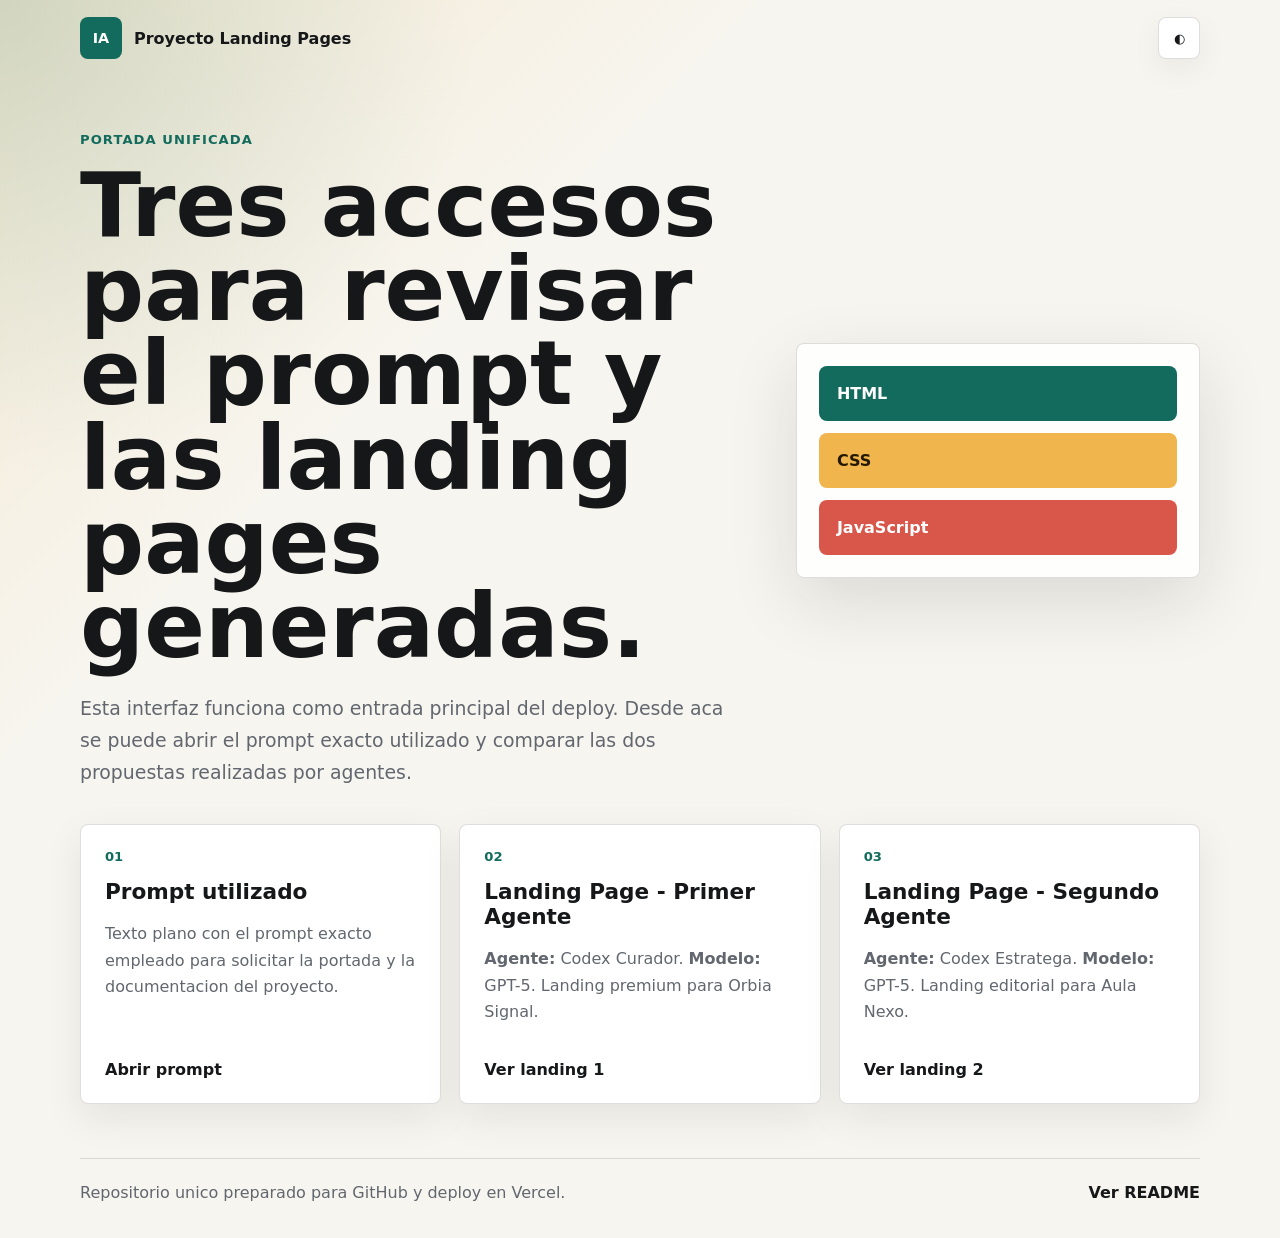
<file: index.html>
﻿<!doctype html>
<html lang="es">
<head>
  <meta charset="utf-8">
  <meta name="viewport" content="width=device-width, initial-scale=1">
  <meta name="description" content="Portada unificada del proyecto con acceso al prompt y a las dos landing pages generadas.">
  <title>Proyecto IA | Portada de accesos</title>
  <link rel="stylesheet" href="assets/styles.css">
</head>
<body>
  <header class="topbar">
    <a class="brand" href="index.html" aria-label="Volver al inicio">
      <span class="brand-icon" aria-hidden="true">IA</span>
      <span>Proyecto Landing Pages</span>
    </a>
    <button class="theme-toggle" type="button" aria-label="Cambiar tema" title="Cambiar tema"><span aria-hidden="true">◐</span></button>
  </header>

  <main>
    <section class="hero" aria-labelledby="titulo">
      <div class="hero-copy">
        <p class="eyebrow">Portada unificada</p>
        <h1 id="titulo">Tres accesos para revisar el prompt y las landing pages generadas.</h1>
        <p>Esta interfaz funciona como entrada principal del deploy. Desde aca se puede abrir el prompt exacto utilizado y comparar las dos propuestas realizadas por agentes.</p>
      </div>
      <div class="status-panel" aria-label="Resumen del proyecto">
        <span>HTML</span>
        <span>CSS</span>
        <span>JavaScript</span>
      </div>
    </section>

    <section class="access-grid" aria-label="Accesos directos">
      <a class="access-card" href="prompt.txt">
        <span class="card-number">01</span>
        <h2>Prompt utilizado</h2>
        <p>Texto plano con el prompt exacto empleado para solicitar la portada y la documentacion del proyecto.</p>
        <span class="card-action">Abrir prompt</span>
      </a>
      <a class="access-card" href="agente-1/index.html">
        <span class="card-number">02</span>
        <h2>Landing Page - Primer Agente</h2>
        <p><strong>Agente:</strong> Codex Curador. <strong>Modelo:</strong> GPT-5. Landing premium para Orbia Signal.</p>
        <span class="card-action">Ver landing 1</span>
      </a>
      <a class="access-card" href="agente-2/index.html">
        <span class="card-number">03</span>
        <h2>Landing Page - Segundo Agente</h2>
        <p><strong>Agente:</strong> Codex Estratega. <strong>Modelo:</strong> GPT-5. Landing editorial para Aula Nexo.</p>
        <span class="card-action">Ver landing 2</span>
      </a>
    </section>
  </main>

  <footer class="footer">
    <span>Repositorio unico preparado para GitHub y deploy en Vercel.</span>
    <a href="README.md">Ver README</a>
  </footer>

  <script src="assets/script.js"></script>
</body>
</html>
</file>
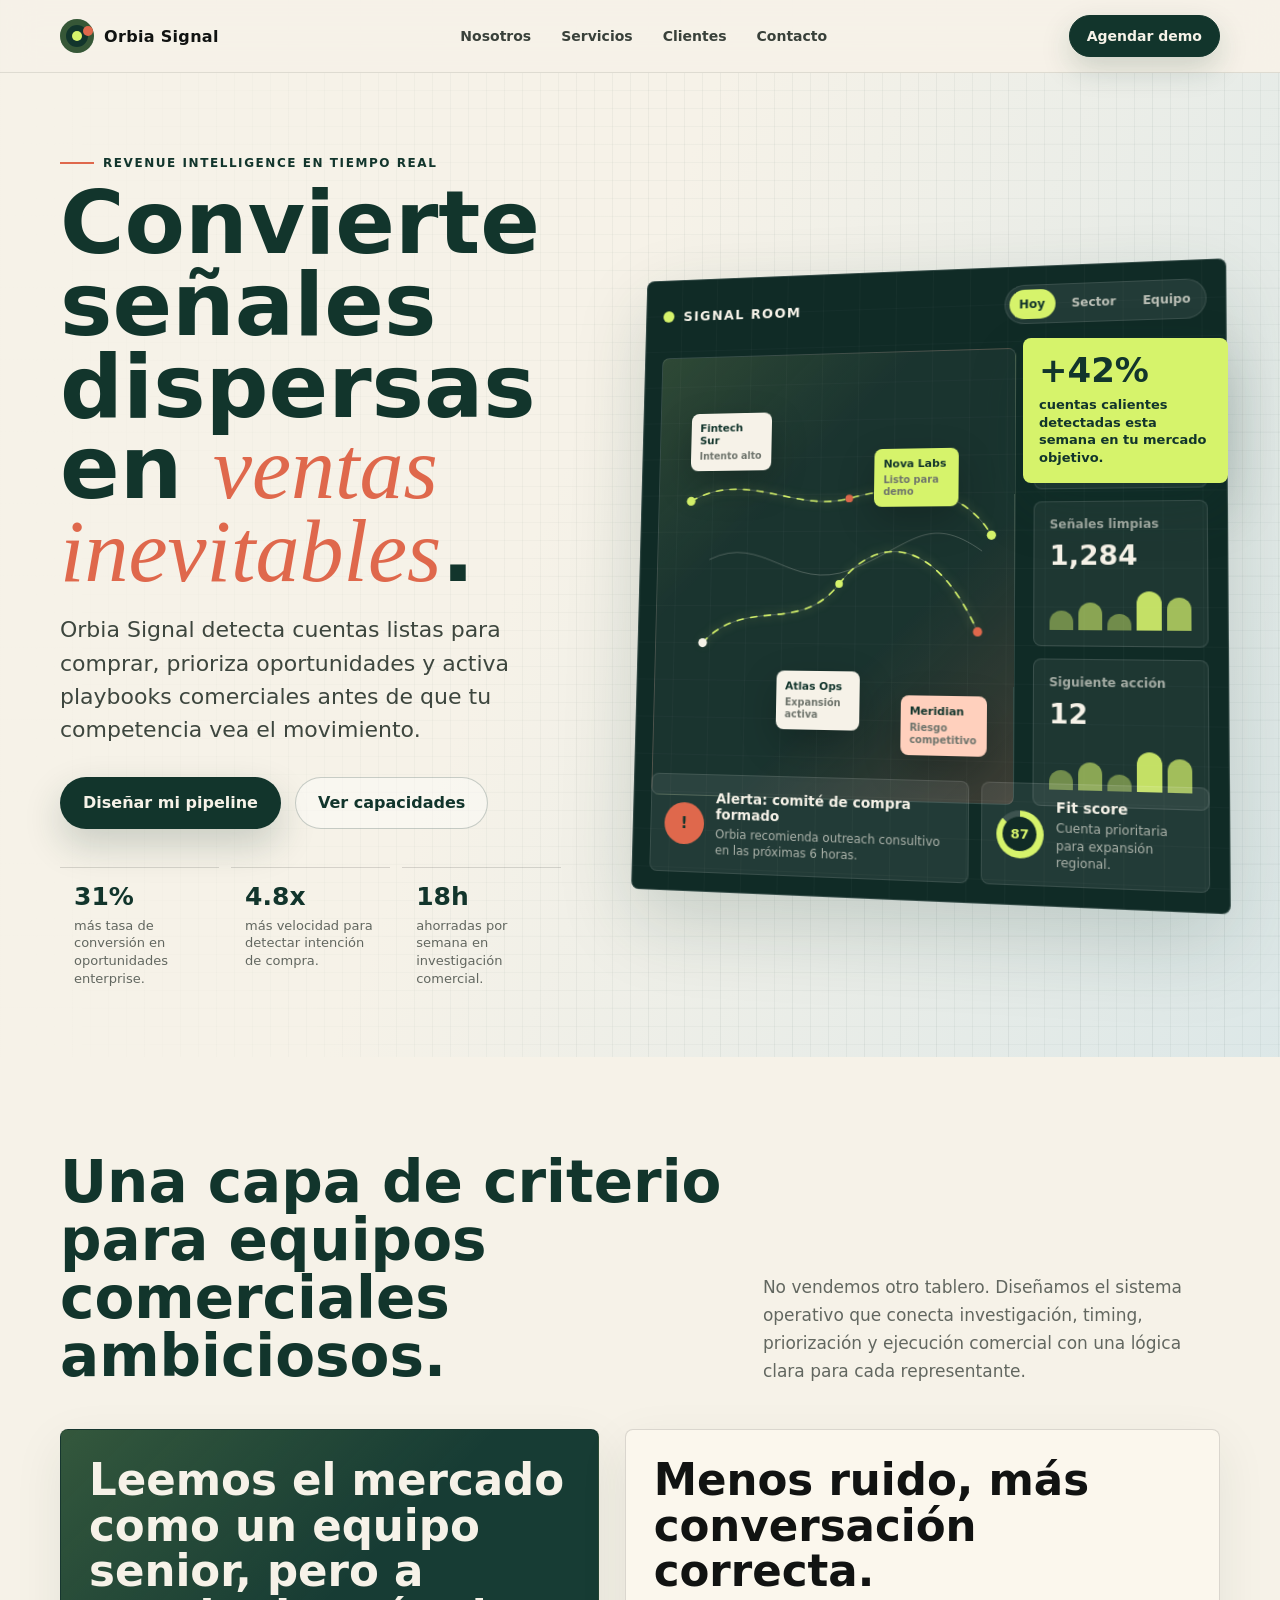
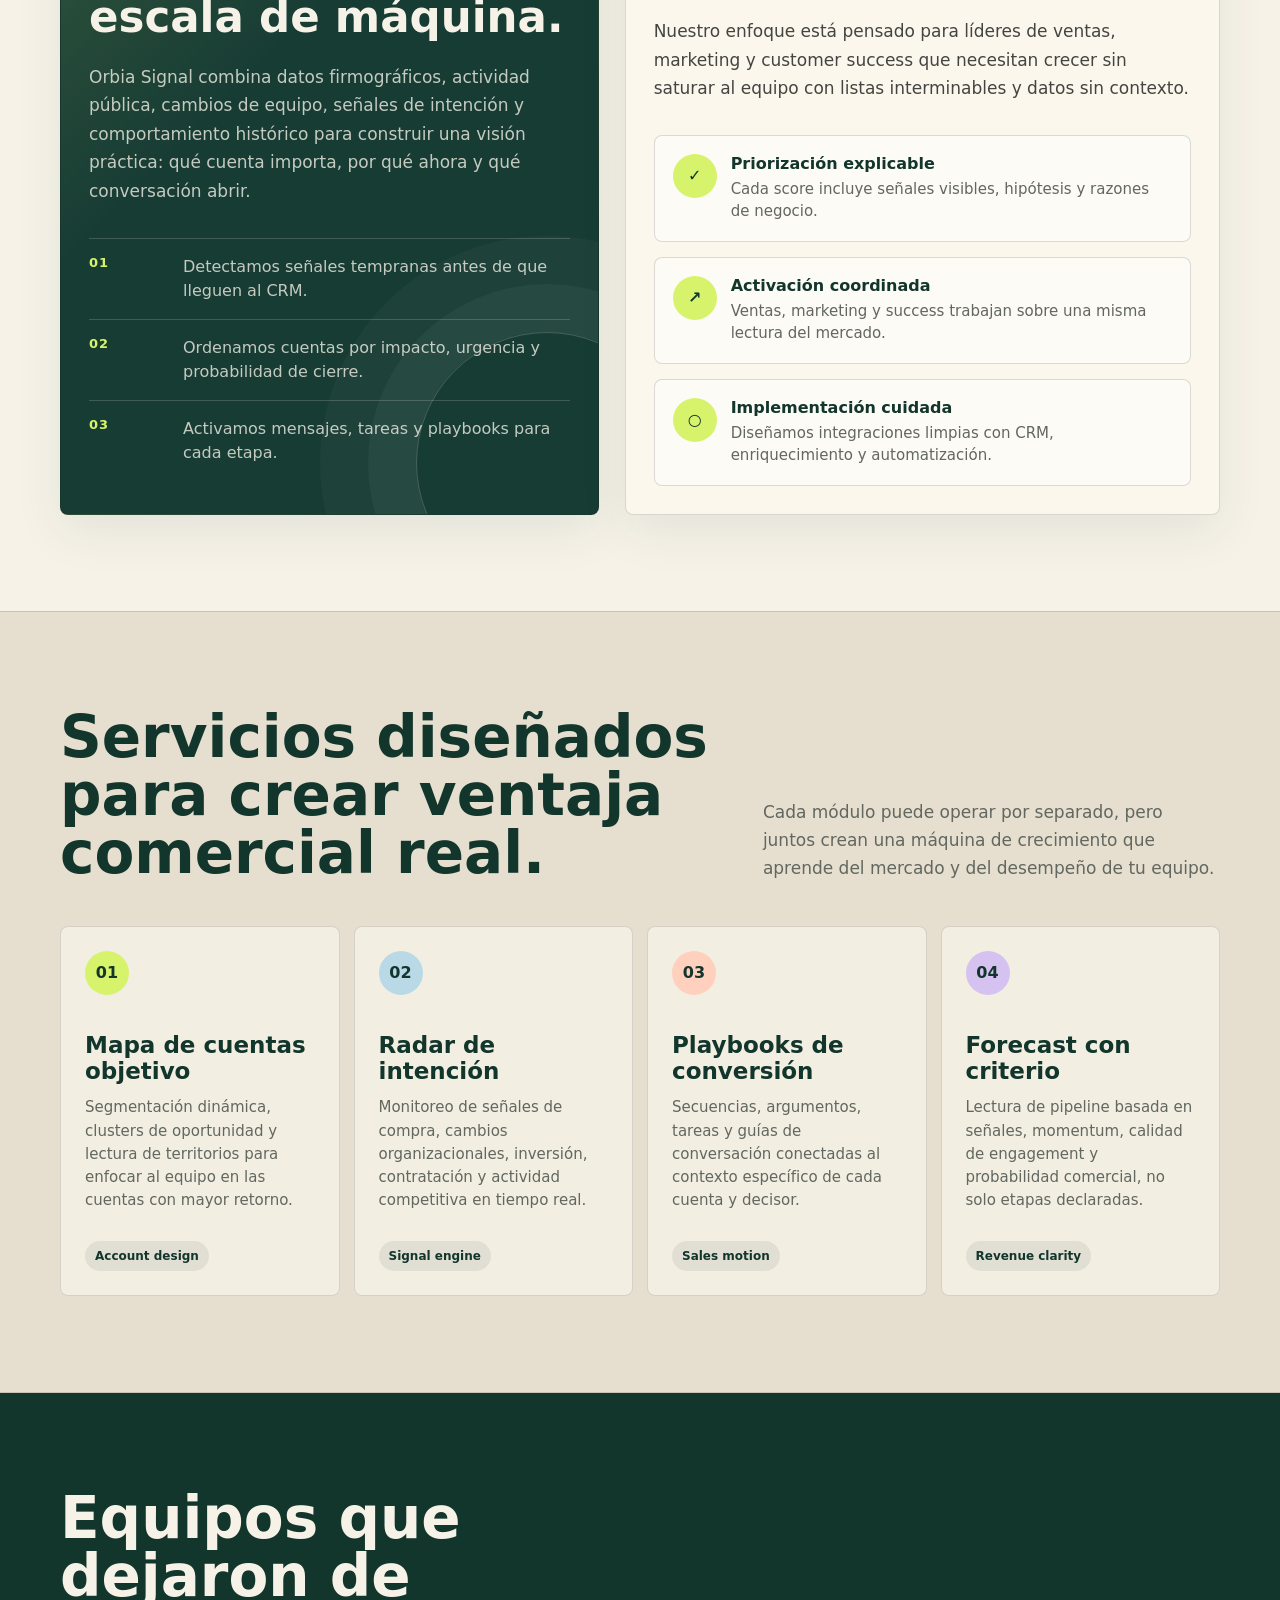
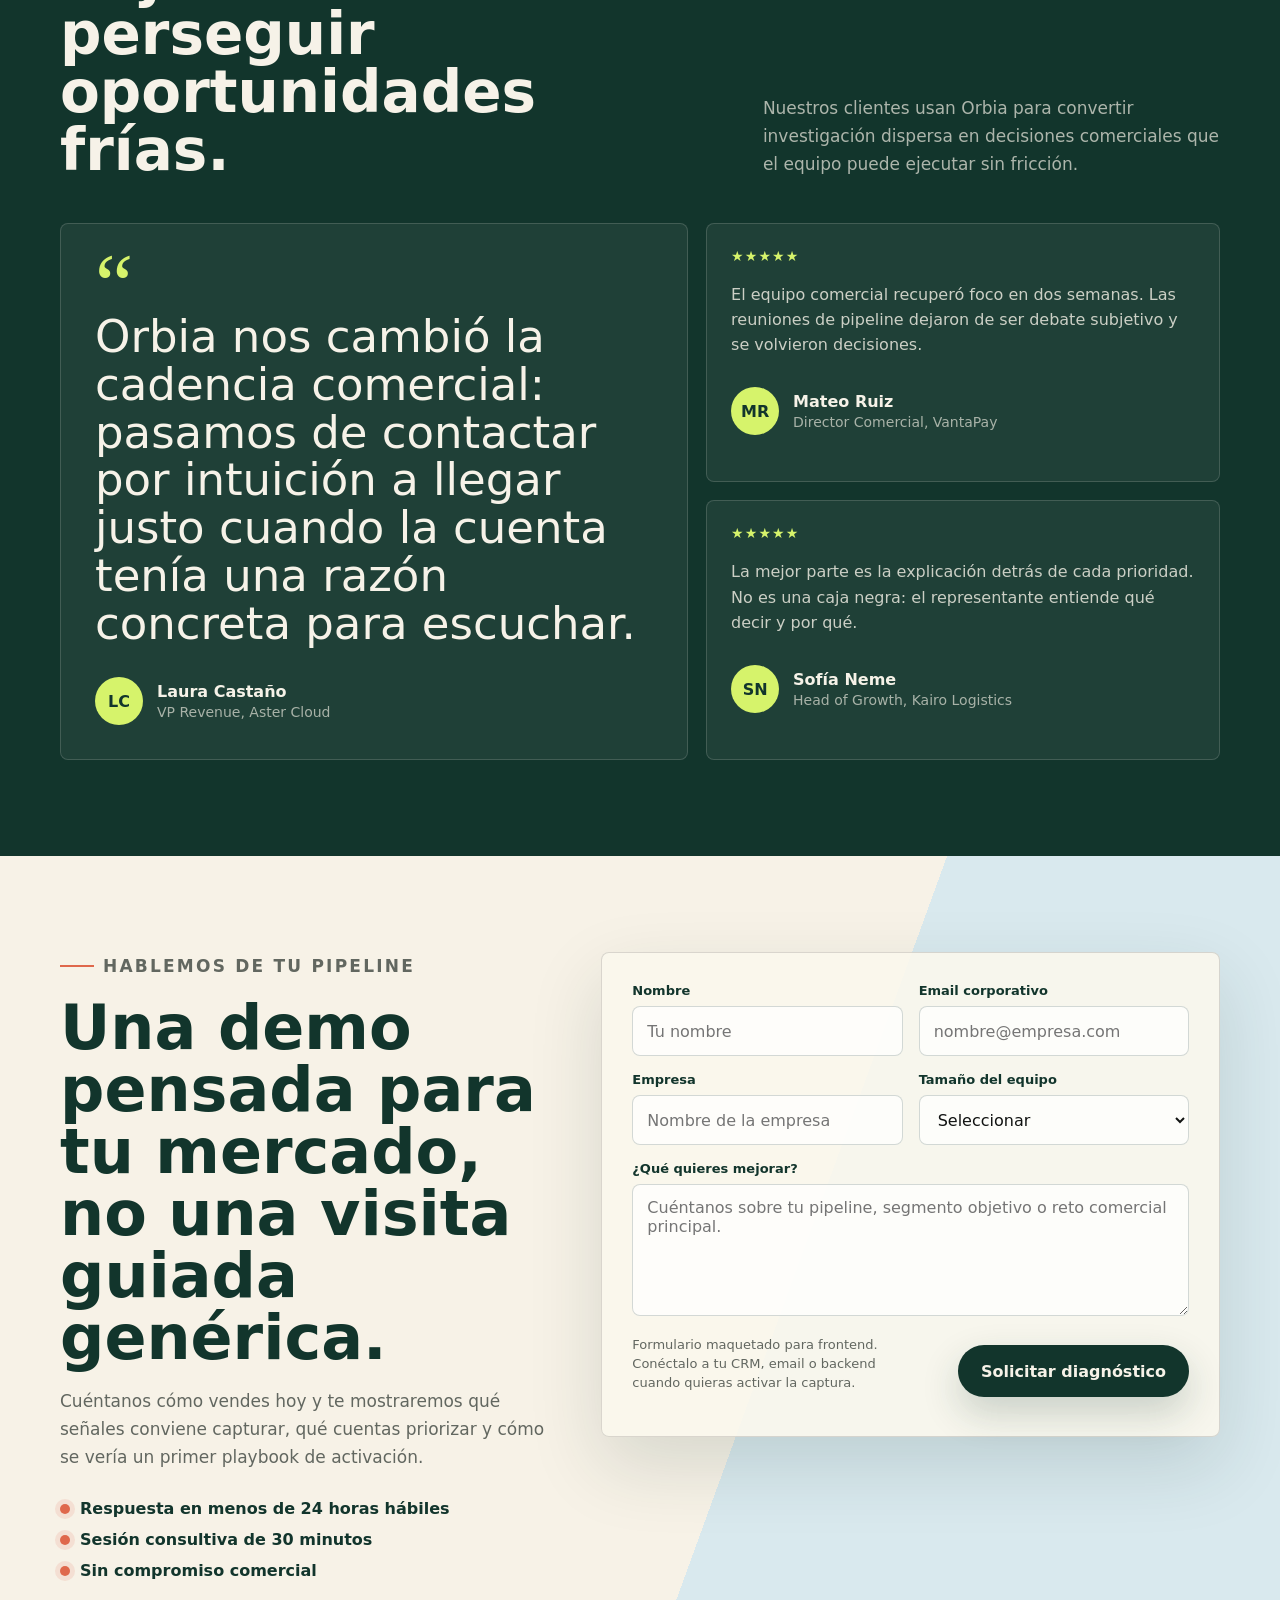
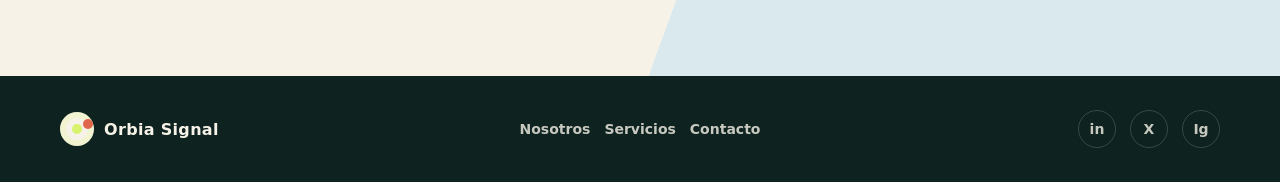
<file: agente-1/index.html>
<!doctype html>
<html lang="es">
<head>
  <meta charset="utf-8">
  <meta name="viewport" content="width=device-width, initial-scale=1">
  <meta name="description" content="Landing page premium para Orbia Signal, una plataforma de inteligencia comercial para equipos de revenue.">
  <title>Orbia Signal | Inteligencia comercial para equipos que venden mejor</title>
  <style>
    :root {
      --ink: #111312;
      --muted: #626760;
      --paper: #f6f2e8;
      --paper-2: #ede7d8;
      --forest: #12352c;
      --moss: #637a42;
      --acid: #d6f36b;
      --coral: #df684c;
      --clay: #b98255;
      --sky: #b9d9e7;
      --line: rgba(17, 19, 18, .14);
      --shadow: 0 28px 80px rgba(18, 53, 44, .18);
      --radius: 8px;
      --font: Inter, ui-sans-serif, system-ui, -apple-system, BlinkMacSystemFont, "Segoe UI", sans-serif;
      --serif: Georgia, "Times New Roman", serif;
    }

    * {
      box-sizing: border-box;
    }

    html {
      scroll-behavior: smooth;
    }

    body {
      margin: 0;
      color: var(--ink);
      font-family: var(--font);
      background:
        linear-gradient(90deg, rgba(17, 19, 18, .035) 1px, transparent 1px) 0 0 / 72px 72px,
        linear-gradient(0deg, rgba(17, 19, 18, .03) 1px, transparent 1px) 0 0 / 72px 72px,
        var(--paper);
      letter-spacing: 0;
    }

    body.menu-open {
      overflow: hidden;
    }

    a {
      color: inherit;
      text-decoration: none;
    }

    button,
    input,
    textarea,
    select {
      font: inherit;
    }

    .wrap {
      width: min(1160px, calc(100% - 40px));
      margin: 0 auto;
    }

    .header {
      position: sticky;
      top: 0;
      z-index: 20;
      border-bottom: 1px solid rgba(17, 19, 18, .1);
      background: rgba(246, 242, 232, .86);
      backdrop-filter: blur(18px);
    }

    .nav {
      height: 72px;
      display: flex;
      align-items: center;
      justify-content: space-between;
      gap: 22px;
    }

    .brand {
      display: inline-flex;
      align-items: center;
      gap: 10px;
      font-weight: 850;
      letter-spacing: .02em;
      white-space: nowrap;
    }

    .brand-mark {
      width: 34px;
      height: 34px;
      display: grid;
      place-items: center;
      color: var(--paper);
      background: var(--forest);
      border-radius: 50%;
      position: relative;
      box-shadow: inset 0 0 0 6px rgba(214, 243, 107, .18);
    }

    .brand-mark::after {
      content: "";
      width: 10px;
      height: 10px;
      background: var(--acid);
      border-radius: 50%;
      box-shadow: 11px -5px 0 var(--coral);
    }

    .nav-links {
      display: flex;
      align-items: center;
      justify-content: center;
      gap: 4px;
      color: #39403a;
      font-size: 14px;
      font-weight: 720;
    }

    .nav-links a {
      padding: 10px 13px;
      border-radius: 999px;
      transition: background .2s ease, color .2s ease;
    }

    .nav-links a:hover {
      color: var(--forest);
      background: rgba(18, 53, 44, .08);
    }

    .nav-cta {
      display: inline-flex;
      align-items: center;
      justify-content: center;
      min-height: 42px;
      padding: 0 17px;
      color: var(--paper);
      background: var(--forest);
      border: 1px solid var(--forest);
      border-radius: 999px;
      font-size: 14px;
      font-weight: 820;
      box-shadow: 0 12px 30px rgba(18, 53, 44, .18);
      transition: transform .2s ease, box-shadow .2s ease;
      white-space: nowrap;
    }

    .nav-cta:hover,
    .primary-cta:hover {
      transform: translateY(-2px);
      box-shadow: 0 18px 42px rgba(18, 53, 44, .24);
    }

    .menu-toggle {
      display: none;
      width: 42px;
      height: 42px;
      border: 1px solid var(--line);
      border-radius: 999px;
      background: rgba(255, 255, 255, .38);
      color: var(--forest);
      cursor: pointer;
    }

    .menu-toggle span {
      display: block;
      width: 17px;
      height: 2px;
      margin: 4px auto;
      background: currentColor;
      transition: transform .2s ease, opacity .2s ease;
    }

    .hero {
      position: relative;
      overflow: hidden;
      min-height: calc(100vh - 72px);
      display: grid;
      align-items: center;
      padding: 76px 0 54px;
      background:
        linear-gradient(112deg, rgba(246, 242, 232, .96) 0%, rgba(246, 242, 232, .92) 43%, rgba(185, 217, 231, .42) 100%);
    }

    .hero::before {
      content: "";
      position: absolute;
      inset: 0;
      pointer-events: none;
      background:
        linear-gradient(90deg, rgba(18, 53, 44, .11) 1px, transparent 1px) 0 0 / 18px 18px,
        linear-gradient(0deg, rgba(18, 53, 44, .08) 1px, transparent 1px) 0 0 / 18px 18px;
      mask-image: linear-gradient(90deg, transparent 0%, black 52%, black 100%);
      opacity: .42;
    }

    .hero-layout {
      position: relative;
      z-index: 1;
      display: grid;
      grid-template-columns: minmax(0, .9fr) minmax(520px, 1.1fr);
      gap: 46px;
      align-items: center;
    }

    .eyebrow {
      display: inline-flex;
      align-items: center;
      gap: 9px;
      color: var(--forest);
      font-size: 12px;
      font-weight: 850;
      letter-spacing: .13em;
      text-transform: uppercase;
    }

    .eyebrow::before {
      content: "";
      width: 34px;
      height: 2px;
      background: var(--coral);
    }

    h1,
    h2,
    h3,
    p {
      margin-top: 0;
    }

    h1 {
      max-width: 760px;
      margin-bottom: 20px;
      font-size: clamp(48px, 7.2vw, 88px);
      line-height: .93;
      letter-spacing: 0;
      color: var(--forest);
    }

    .hero h1 span {
      font-family: var(--serif);
      font-style: italic;
      font-weight: 500;
      color: var(--coral);
    }

    .hero-copy {
      max-width: 610px;
      color: #3d463e;
      font-size: clamp(18px, 1.8vw, 22px);
      line-height: 1.52;
      margin-bottom: 30px;
    }

    .hero-actions {
      display: flex;
      flex-wrap: wrap;
      align-items: center;
      gap: 14px;
    }

    .primary-cta,
    .secondary-cta {
      display: inline-flex;
      align-items: center;
      justify-content: center;
      gap: 10px;
      min-height: 52px;
      padding: 0 22px;
      border-radius: 999px;
      font-weight: 850;
      border: 1px solid transparent;
      cursor: pointer;
      transition: transform .2s ease, box-shadow .2s ease, background .2s ease;
    }

    .primary-cta {
      color: var(--paper);
      background: var(--forest);
      box-shadow: 0 16px 38px rgba(18, 53, 44, .2);
    }

    .secondary-cta {
      color: var(--forest);
      background: rgba(255, 255, 255, .36);
      border-color: rgba(18, 53, 44, .22);
    }

    .secondary-cta:hover {
      background: rgba(255, 255, 255, .68);
      transform: translateY(-2px);
    }

    .proof-strip {
      display: grid;
      grid-template-columns: repeat(3, minmax(0, 1fr));
      gap: 12px;
      max-width: 620px;
      margin-top: 38px;
    }

    .proof {
      padding: 16px 14px;
      border-top: 1px solid var(--line);
    }

    .proof strong {
      display: block;
      color: var(--forest);
      font-size: 25px;
      line-height: 1;
    }

    .proof span {
      display: block;
      margin-top: 8px;
      color: var(--muted);
      font-size: 13px;
      line-height: 1.35;
    }

    .signal-stage {
      position: relative;
      min-height: 640px;
      perspective: 1200px;
    }

    .signal-board {
      position: absolute;
      inset: 8px 0 0 18px;
      display: grid;
      grid-template-rows: auto 1fr auto;
      min-height: 590px;
      padding: 18px;
      overflow: hidden;
      color: var(--paper);
      background: #102b26;
      border: 1px solid rgba(255, 255, 255, .16);
      border-radius: 8px;
      box-shadow: var(--shadow);
      transform: rotateY(-9deg) rotateX(4deg);
      transform-origin: center;
    }

    .signal-board::before {
      content: "";
      position: absolute;
      inset: 0;
      background:
        linear-gradient(90deg, rgba(255, 255, 255, .04) 1px, transparent 1px) 0 0 / 38px 38px,
        linear-gradient(0deg, rgba(255, 255, 255, .035) 1px, transparent 1px) 0 0 / 38px 38px;
      opacity: .72;
    }

    .board-top,
    .board-map,
    .board-bottom {
      position: relative;
      z-index: 1;
    }

    .board-top {
      display: flex;
      align-items: center;
      justify-content: space-between;
      gap: 16px;
      margin-bottom: 24px;
    }

    .board-title {
      display: flex;
      align-items: center;
      gap: 10px;
      font-size: 14px;
      font-weight: 850;
      text-transform: uppercase;
      letter-spacing: .1em;
    }

    .pulse {
      width: 12px;
      height: 12px;
      border-radius: 50%;
      background: var(--acid);
      box-shadow: 0 0 0 0 rgba(214, 243, 107, .7);
      animation: pulse 1.8s infinite;
    }

    .board-tabs {
      display: flex;
      gap: 6px;
      padding: 4px;
      background: rgba(255, 255, 255, .08);
      border: 1px solid rgba(255, 255, 255, .1);
      border-radius: 999px;
    }

    .board-tabs span {
      padding: 8px 10px;
      border-radius: 999px;
      color: rgba(246, 242, 232, .72);
      font-size: 12px;
      font-weight: 760;
    }

    .board-tabs span:first-child {
      color: var(--forest);
      background: var(--acid);
    }

    .board-map {
      display: grid;
      grid-template-columns: 1fr 168px;
      gap: 18px;
      align-items: stretch;
      min-height: 390px;
    }

    .flow {
      position: relative;
      overflow: hidden;
      border: 1px solid rgba(255, 255, 255, .12);
      background:
        linear-gradient(135deg, rgba(214, 243, 107, .11), transparent 34%),
        linear-gradient(315deg, rgba(223, 104, 76, .18), transparent 35%),
        rgba(255, 255, 255, .045);
      border-radius: 8px;
    }

    .flow svg {
      width: 100%;
      height: 100%;
      display: block;
    }

    .line-path {
      fill: none;
      stroke: rgba(246, 242, 232, .26);
      stroke-width: 1.4;
    }

    .hot-path {
      fill: none;
      stroke: var(--acid);
      stroke-width: 2.5;
      stroke-linecap: round;
      stroke-dasharray: 10 12;
      animation: dash 5s linear infinite;
      filter: drop-shadow(0 0 7px rgba(214, 243, 107, .55));
    }

    .node {
      position: absolute;
      width: 86px;
      padding: 9px;
      border-radius: 8px;
      color: var(--forest);
      background: var(--paper);
      box-shadow: 0 14px 38px rgba(0, 0, 0, .22);
      font-size: 11px;
      line-height: 1.2;
      font-weight: 780;
    }

    .node small {
      display: block;
      color: #6e746c;
      font-size: 10px;
      margin-top: 4px;
      font-weight: 700;
    }

    .node.a { left: 9%; top: 13%; }
    .node.b { right: 15%; top: 22%; background: var(--acid); }
    .node.c { left: 35%; bottom: 15%; }
    .node.d { right: 7%; bottom: 10%; background: #ffd0bd; }

    .side-metrics {
      display: grid;
      grid-template-rows: repeat(3, 1fr);
      gap: 12px;
    }

    .metric-box {
      padding: 15px;
      border: 1px solid rgba(255, 255, 255, .12);
      background: rgba(255, 255, 255, .06);
      border-radius: 8px;
    }

    .metric-box span {
      display: block;
      color: rgba(246, 242, 232, .62);
      font-size: 12px;
      font-weight: 720;
    }

    .metric-box strong {
      display: block;
      margin-top: 10px;
      color: var(--paper);
      font-size: 27px;
      line-height: 1;
    }

    .bars {
      display: flex;
      align-items: end;
      gap: 5px;
      height: 46px;
      margin-top: 14px;
    }

    .bars i {
      flex: 1;
      min-width: 8px;
      background: rgba(214, 243, 107, .9);
      border-radius: 999px 999px 0 0;
    }

    .bars i:nth-child(1) { height: 42%; opacity: .5; }
    .bars i:nth-child(2) { height: 58%; opacity: .65; }
    .bars i:nth-child(3) { height: 35%; opacity: .5; }
    .bars i:nth-child(4) { height: 82%; }
    .bars i:nth-child(5) { height: 70%; opacity: .8; }

    .board-bottom {
      display: grid;
      grid-template-columns: 1.2fr .8fr;
      gap: 12px;
      margin-top: 18px;
    }

    .alert-row,
    .score-row {
      display: flex;
      align-items: center;
      gap: 12px;
      min-height: 74px;
      padding: 14px;
      border-radius: 8px;
      background: rgba(255, 255, 255, .08);
      border: 1px solid rgba(255, 255, 255, .1);
    }

    .alert-icon {
      width: 42px;
      height: 42px;
      display: grid;
      place-items: center;
      flex: 0 0 auto;
      border-radius: 50%;
      color: var(--forest);
      background: var(--coral);
      font-weight: 900;
    }

    .alert-row strong,
    .score-row strong {
      display: block;
      font-size: 14px;
    }

    .alert-row span,
    .score-row span {
      display: block;
      margin-top: 4px;
      color: rgba(246, 242, 232, .65);
      font-size: 12px;
      line-height: 1.35;
    }

    .score-ring {
      --score: 312deg;
      width: 46px;
      height: 46px;
      display: grid;
      place-items: center;
      flex: 0 0 auto;
      border-radius: 50%;
      color: var(--acid);
      background: conic-gradient(var(--acid) var(--score), rgba(255, 255, 255, .12) 0);
      font-size: 13px;
      font-weight: 900;
    }

    .score-ring::before {
      content: "87";
      display: grid;
      place-items: center;
      width: 33px;
      height: 33px;
      border-radius: 50%;
      background: #102b26;
    }

    .float-note {
      position: absolute;
      right: -8px;
      top: 82px;
      z-index: 2;
      width: 205px;
      padding: 16px;
      color: var(--forest);
      background: var(--acid);
      border-radius: 8px;
      box-shadow: 0 24px 54px rgba(18, 53, 44, .22);
      animation: floaty 5s ease-in-out infinite;
    }

    .float-note strong {
      display: block;
      font-size: 34px;
      line-height: .95;
    }

    .float-note span {
      display: block;
      margin-top: 10px;
      font-size: 13px;
      line-height: 1.35;
      font-weight: 760;
    }

    .section {
      padding: 96px 0;
    }

    .section-head {
      display: grid;
      grid-template-columns: minmax(0, .8fr) minmax(280px, .55fr);
      gap: 38px;
      align-items: end;
      margin-bottom: 44px;
    }

    .section h2 {
      margin-bottom: 0;
      color: var(--forest);
      font-size: clamp(34px, 5vw, 58px);
      line-height: 1;
      letter-spacing: 0;
    }

    .section-head p {
      margin-bottom: 0;
      color: var(--muted);
      line-height: 1.65;
      font-size: 17px;
    }

    .about {
      background: var(--paper);
    }

    .about-grid {
      display: grid;
      grid-template-columns: .95fr 1.05fr;
      gap: 26px;
      align-items: stretch;
    }

    .about-panel {
      min-height: 450px;
      padding: 28px;
      border: 1px solid var(--line);
      background: #fbf7ed;
      border-radius: 8px;
      box-shadow: 0 16px 50px rgba(18, 53, 44, .08);
    }

    .about-panel.dark {
      position: relative;
      overflow: hidden;
      color: var(--paper);
      background:
        linear-gradient(135deg, rgba(214, 243, 107, .15), transparent 36%),
        #173c34;
    }

    .about-panel.dark::after {
      content: "";
      position: absolute;
      width: 260px;
      height: 260px;
      right: -80px;
      bottom: -80px;
      border: 1px solid rgba(246, 242, 232, .2);
      border-radius: 50%;
      box-shadow: 0 0 0 48px rgba(246, 242, 232, .035), 0 0 0 96px rgba(246, 242, 232, .03);
    }

    .about-panel h3 {
      max-width: 520px;
      margin-bottom: 22px;
      font-size: clamp(28px, 3.4vw, 44px);
      line-height: 1.05;
      letter-spacing: 0;
    }

    .about-panel p {
      color: inherit;
      opacity: .78;
      font-size: 17px;
      line-height: 1.68;
    }

    .timeline {
      display: grid;
      gap: 16px;
      margin-top: 32px;
    }

    .timeline-item {
      display: grid;
      grid-template-columns: 78px 1fr;
      gap: 16px;
      padding-top: 16px;
      border-top: 1px solid rgba(246, 242, 232, .18);
    }

    .timeline-item b {
      color: var(--acid);
      font-size: 13px;
      letter-spacing: .08em;
      text-transform: uppercase;
    }

    .timeline-item span {
      color: rgba(246, 242, 232, .78);
      line-height: 1.5;
    }

    .insight-list {
      display: grid;
      gap: 15px;
      margin-top: 32px;
    }

    .insight {
      display: grid;
      grid-template-columns: 44px 1fr;
      gap: 14px;
      align-items: start;
      padding: 18px;
      border: 1px solid var(--line);
      border-radius: 8px;
      background: rgba(255, 255, 255, .48);
    }

    .insight i,
    .service-icon {
      width: 44px;
      height: 44px;
      display: grid;
      place-items: center;
      color: var(--forest);
      background: var(--acid);
      border-radius: 50%;
      font-style: normal;
      font-weight: 900;
    }

    .insight strong {
      display: block;
      color: var(--forest);
      margin-bottom: 5px;
    }

    .insight span {
      color: var(--muted);
      line-height: 1.5;
      font-size: 15px;
    }

    .services {
      background: #e6dfcf;
      border-top: 1px solid var(--line);
      border-bottom: 1px solid var(--line);
    }

    .service-grid {
      display: grid;
      grid-template-columns: repeat(4, minmax(0, 1fr));
      gap: 14px;
    }

    .service {
      min-height: 300px;
      padding: 24px;
      display: flex;
      flex-direction: column;
      justify-content: space-between;
      border: 1px solid rgba(17, 19, 18, .13);
      background: rgba(251, 247, 237, .62);
      border-radius: 8px;
      transition: transform .22s ease, background .22s ease, box-shadow .22s ease;
    }

    .service:hover {
      transform: translateY(-6px);
      background: #fbf7ed;
      box-shadow: 0 20px 45px rgba(18, 53, 44, .11);
    }

    .service:nth-child(2) .service-icon { background: var(--sky); }
    .service:nth-child(3) .service-icon { background: #ffd0bd; }
    .service:nth-child(4) .service-icon { background: #d5c2f0; }

    .service h3 {
      margin: 38px 0 12px;
      color: var(--forest);
      font-size: 23px;
      line-height: 1.12;
    }

    .service p {
      margin-bottom: 0;
      color: var(--muted);
      line-height: 1.55;
      font-size: 15px;
    }

    .service code {
      display: inline-flex;
      width: fit-content;
      margin-top: 28px;
      padding: 8px 10px;
      color: var(--forest);
      background: rgba(18, 53, 44, .08);
      border-radius: 999px;
      font-size: 12px;
      font-weight: 850;
      font-family: var(--font);
    }

    .testimonials {
      background: var(--forest);
      color: var(--paper);
    }

    .testimonials .section h2,
    .testimonials h2 {
      color: var(--paper);
    }

    .testimonials .section-head p {
      color: rgba(246, 242, 232, .68);
    }

    .review-grid {
      display: grid;
      grid-template-columns: 1.1fr .9fr;
      gap: 18px;
    }

    .featured-review,
    .review-stack article {
      border: 1px solid rgba(246, 242, 232, .16);
      border-radius: 8px;
      background: rgba(255, 255, 255, .055);
    }

    .featured-review {
      min-height: 430px;
      padding: 34px;
      display: flex;
      flex-direction: column;
      justify-content: space-between;
    }

    .quote-mark {
      color: var(--acid);
      font-family: var(--serif);
      font-size: 86px;
      line-height: .65;
    }

    .featured-review blockquote {
      margin: 0;
      max-width: 720px;
      font-size: clamp(27px, 4vw, 45px);
      line-height: 1.06;
      letter-spacing: 0;
    }

    .reviewer {
      display: flex;
      align-items: center;
      gap: 14px;
      margin-top: 30px;
    }

    .avatar {
      width: 48px;
      height: 48px;
      display: grid;
      place-items: center;
      flex: 0 0 auto;
      border-radius: 50%;
      color: var(--forest);
      background: var(--acid);
      font-weight: 900;
    }

    .reviewer strong,
    .reviewer span {
      display: block;
    }

    .reviewer span {
      margin-top: 3px;
      color: rgba(246, 242, 232, .64);
      font-size: 14px;
    }

    .review-stack {
      display: grid;
      gap: 18px;
    }

    .review-stack article {
      padding: 24px;
    }

    .stars {
      color: var(--acid);
      letter-spacing: .08em;
      font-size: 14px;
      margin-bottom: 18px;
    }

    .review-stack p {
      color: rgba(246, 242, 232, .8);
      line-height: 1.58;
      margin-bottom: 24px;
    }

    .contact {
      padding: 96px 0;
      background:
        linear-gradient(110deg, #f7f2e7 0%, #f7f2e7 60%, #d9e9ee 60%, #d9e9ee 100%);
    }

    .contact-shell {
      display: grid;
      grid-template-columns: .82fr 1fr;
      gap: 34px;
      align-items: start;
    }

    .contact-copy {
      position: sticky;
      top: 104px;
      padding-right: 20px;
    }

    .contact-copy h2 {
      margin-bottom: 18px;
      color: var(--forest);
      font-size: clamp(36px, 5vw, 62px);
      line-height: 1;
      letter-spacing: 0;
    }

    .contact-copy p {
      color: var(--muted);
      font-size: 17px;
      line-height: 1.65;
    }

    .contact-points {
      display: grid;
      gap: 12px;
      margin-top: 28px;
    }

    .contact-points span {
      display: flex;
      align-items: center;
      gap: 10px;
      color: var(--forest);
      font-weight: 780;
    }

    .contact-points span::before {
      content: "";
      width: 10px;
      height: 10px;
      border-radius: 50%;
      background: var(--coral);
      box-shadow: 0 0 0 5px rgba(223, 104, 76, .13);
    }

    .form-card {
      padding: 30px;
      border: 1px solid rgba(17, 19, 18, .14);
      background: rgba(251, 247, 237, .88);
      border-radius: 8px;
      box-shadow: 0 28px 75px rgba(18, 53, 44, .14);
    }

    .form-grid {
      display: grid;
      grid-template-columns: 1fr 1fr;
      gap: 16px;
    }

    .field {
      display: grid;
      gap: 8px;
    }

    .field.full {
      grid-column: 1 / -1;
    }

    label {
      color: var(--forest);
      font-size: 13px;
      font-weight: 850;
    }

    input,
    textarea,
    select {
      width: 100%;
      min-height: 50px;
      border: 1px solid rgba(18, 53, 44, .18);
      border-radius: 8px;
      padding: 13px 14px;
      color: var(--ink);
      background: rgba(255, 255, 255, .7);
      outline: none;
      transition: border .18s ease, box-shadow .18s ease, background .18s ease;
    }

    textarea {
      min-height: 132px;
      resize: vertical;
    }

    input:focus,
    textarea:focus,
    select:focus {
      border-color: var(--forest);
      background: #fff;
      box-shadow: 0 0 0 4px rgba(18, 53, 44, .1);
    }

    .submit-row {
      display: flex;
      align-items: center;
      justify-content: space-between;
      gap: 16px;
      margin-top: 20px;
    }

    .submit-note {
      max-width: 260px;
      color: var(--muted);
      font-size: 13px;
      line-height: 1.45;
    }

    .footer {
      color: rgba(246, 242, 232, .8);
      background: #0e221f;
      padding: 34px 0;
    }

    .footer-inner {
      display: grid;
      grid-template-columns: 1fr auto 1fr;
      gap: 20px;
      align-items: center;
    }

    .footer .brand-mark {
      background: var(--paper);
    }

    .footer .brand {
      color: var(--paper);
    }

    .footer-links,
    .socials {
      display: flex;
      align-items: center;
      gap: 14px;
      font-size: 14px;
      font-weight: 740;
    }

    .socials {
      justify-content: end;
    }

    .socials a {
      width: 38px;
      height: 38px;
      display: grid;
      place-items: center;
      border: 1px solid rgba(246, 242, 232, .18);
      border-radius: 50%;
      transition: background .2s ease, color .2s ease;
    }

    .socials a:hover {
      color: var(--forest);
      background: var(--acid);
    }

    .reveal {
      opacity: 0;
      transform: translateY(18px);
      transition: opacity .65s ease, transform .65s ease;
    }

    .reveal.visible {
      opacity: 1;
      transform: translateY(0);
    }

    @keyframes pulse {
      70% { box-shadow: 0 0 0 14px rgba(214, 243, 107, 0); }
      100% { box-shadow: 0 0 0 0 rgba(214, 243, 107, 0); }
    }

    @keyframes dash {
      to { stroke-dashoffset: -90; }
    }

    @keyframes floaty {
      0%, 100% { transform: translateY(0); }
      50% { transform: translateY(-12px); }
    }

    @media (max-width: 1040px) {
      .hero-layout,
      .about-grid,
      .contact-shell,
      .review-grid {
        grid-template-columns: 1fr;
      }

      .hero-layout {
        gap: 34px;
      }

      .signal-stage {
        min-height: 620px;
      }

      .signal-board {
        inset: 0;
        transform: none;
      }

      .float-note {
        right: 18px;
      }

      .service-grid {
        grid-template-columns: repeat(2, minmax(0, 1fr));
      }

      .contact {
        background: var(--paper);
      }

      .contact-copy {
        position: static;
      }

      .footer-inner {
        grid-template-columns: 1fr;
        justify-items: start;
      }

      .socials {
        justify-content: start;
      }
    }

    @media (max-width: 780px) {
      .wrap {
        width: min(100% - 28px, 1160px);
      }

      .nav {
        height: 66px;
      }

      .menu-toggle {
        display: block;
      }

      .nav-links {
        position: fixed;
        top: 66px;
        left: 14px;
        right: 14px;
        display: grid;
        justify-items: stretch;
        gap: 6px;
        padding: 14px;
        border: 1px solid var(--line);
        border-radius: 8px;
        background: #fbf7ed;
        box-shadow: 0 18px 46px rgba(18, 53, 44, .16);
        transform: translateY(-12px);
        opacity: 0;
        pointer-events: none;
        transition: opacity .2s ease, transform .2s ease;
      }

      .nav-links a {
        border-radius: 8px;
      }

      body.menu-open .nav-links {
        opacity: 1;
        transform: translateY(0);
        pointer-events: auto;
      }

      .nav-cta {
        display: none;
      }

      body.menu-open .menu-toggle span:nth-child(1) {
        transform: translateY(6px) rotate(45deg);
      }

      body.menu-open .menu-toggle span:nth-child(2) {
        opacity: 0;
      }

      body.menu-open .menu-toggle span:nth-child(3) {
        transform: translateY(-6px) rotate(-45deg);
      }

      .hero {
        min-height: auto;
        padding: 54px 0 36px;
      }

      .proof-strip,
      .section-head,
      .board-map,
      .board-bottom,
      .form-grid {
        grid-template-columns: 1fr;
      }

      .signal-stage {
        min-height: 760px;
      }

      .signal-board {
        min-height: 720px;
        padding: 14px;
      }

      .board-top {
        align-items: flex-start;
        flex-direction: column;
      }

      .flow {
        min-height: 330px;
      }

      .side-metrics {
        grid-template-columns: 1fr;
      }

      .float-note {
        width: 178px;
        top: auto;
        right: 12px;
        bottom: 12px;
      }

      .section,
      .contact {
        padding: 70px 0;
      }

      .about-panel {
        min-height: auto;
        padding: 22px;
      }

      .timeline-item {
        grid-template-columns: 1fr;
      }

      .service-grid {
        grid-template-columns: 1fr;
      }

      .service {
        min-height: 260px;
      }

      .featured-review {
        min-height: auto;
        padding: 24px;
      }

      .submit-row {
        align-items: stretch;
        flex-direction: column;
      }

      .submit-row .primary-cta {
        width: 100%;
      }
    }

    @media (prefers-reduced-motion: reduce) {
      *,
      *::before,
      *::after {
        animation-duration: .001ms !important;
        animation-iteration-count: 1 !important;
        scroll-behavior: auto !important;
        transition-duration: .001ms !important;
      }
    }
  </style>
</head>
<body>
  <header class="header">
    <nav class="nav wrap" aria-label="Navegación principal">
      <a class="brand" href="#inicio" aria-label="Orbia Signal">
        <span class="brand-mark" aria-hidden="true"></span>
        <span>Orbia Signal</span>
      </a>
      <div class="nav-links" id="navLinks">
        <a href="#nosotros">Nosotros</a>
        <a href="#servicios">Servicios</a>
        <a href="#clientes">Clientes</a>
        <a href="#contacto">Contacto</a>
      </div>
      <a class="nav-cta" href="#contacto">Agendar demo</a>
      <button class="menu-toggle" type="button" aria-label="Abrir menú" aria-controls="navLinks" aria-expanded="false">
        <span></span>
        <span></span>
        <span></span>
      </button>
    </nav>
  </header>

  <main id="inicio">
    <section class="hero">
      <div class="hero-layout wrap">
        <div class="hero-content reveal">
          <p class="eyebrow">Revenue intelligence en tiempo real</p>
          <h1>Convierte señales dispersas en <span>ventas inevitables</span>.</h1>
          <p class="hero-copy">
            Orbia Signal detecta cuentas listas para comprar, prioriza oportunidades y activa playbooks comerciales antes de que tu competencia vea el movimiento.
          </p>
          <div class="hero-actions">
            <a class="primary-cta" href="#contacto">Diseñar mi pipeline</a>
            <a class="secondary-cta" href="#servicios">Ver capacidades</a>
          </div>
          <div class="proof-strip" aria-label="Resultados destacados">
            <div class="proof">
              <strong>31%</strong>
              <span>más tasa de conversión en oportunidades enterprise.</span>
            </div>
            <div class="proof">
              <strong>4.8x</strong>
              <span>más velocidad para detectar intención de compra.</span>
            </div>
            <div class="proof">
              <strong>18h</strong>
              <span>ahorradas por semana en investigación comercial.</span>
            </div>
          </div>
        </div>

        <div class="signal-stage reveal" aria-label="Vista conceptual del producto Orbia Signal">
          <div class="float-note">
            <strong>+42%</strong>
            <span>cuentas calientes detectadas esta semana en tu mercado objetivo.</span>
          </div>
          <div class="signal-board">
            <div class="board-top">
              <div class="board-title"><span class="pulse"></span> Signal Room</div>
              <div class="board-tabs" aria-label="Filtros del panel">
                <span>Hoy</span>
                <span>Sector</span>
                <span>Equipo</span>
              </div>
            </div>
            <div class="board-map">
              <div class="flow">
                <svg viewBox="0 0 560 360" role="img" aria-label="Mapa de señales comerciales conectadas">
                  <path class="line-path" d="M52 66 C140 16, 222 86, 306 64 S480 44, 526 122"></path>
                  <path class="line-path" d="M76 288 C144 214, 230 276, 292 196 S442 128, 506 268"></path>
                  <path class="line-path" d="M84 158 C170 116, 216 210, 310 174 S428 86, 512 146"></path>
                  <path class="hot-path" d="M52 66 C140 16, 222 86, 306 64 S480 44, 526 122"></path>
                  <path class="hot-path" d="M76 288 C144 214, 230 276, 292 196 S442 128, 506 268"></path>
                  <circle cx="52" cy="66" r="7" fill="#d6f36b"></circle>
                  <circle cx="306" cy="64" r="6" fill="#df684c"></circle>
                  <circle cx="526" cy="122" r="7" fill="#d6f36b"></circle>
                  <circle cx="76" cy="288" r="7" fill="#f6f2e8"></circle>
                  <circle cx="292" cy="196" r="6" fill="#d6f36b"></circle>
                  <circle cx="506" cy="268" r="7" fill="#df684c"></circle>
                </svg>
                <div class="node a">Fintech Sur<small>Intento alto</small></div>
                <div class="node b">Nova Labs<small>Listo para demo</small></div>
                <div class="node c">Atlas Ops<small>Expansión activa</small></div>
                <div class="node d">Meridian<small>Riesgo competitivo</small></div>
              </div>
              <div class="side-metrics">
                <div class="metric-box">
                  <span>Pipeline previsto</span>
                  <strong>$2.4M</strong>
                  <div class="bars" aria-hidden="true"><i></i><i></i><i></i><i></i><i></i></div>
                </div>
                <div class="metric-box">
                  <span>Señales limpias</span>
                  <strong>1,284</strong>
                  <div class="bars" aria-hidden="true"><i></i><i></i><i></i><i></i><i></i></div>
                </div>
                <div class="metric-box">
                  <span>Siguiente acción</span>
                  <strong>12</strong>
                  <div class="bars" aria-hidden="true"><i></i><i></i><i></i><i></i><i></i></div>
                </div>
              </div>
            </div>
            <div class="board-bottom">
              <div class="alert-row">
                <div class="alert-icon" aria-hidden="true">!</div>
                <div>
                  <strong>Alerta: comité de compra formado</strong>
                  <span>Orbia recomienda outreach consultivo en las próximas 6 horas.</span>
                </div>
              </div>
              <div class="score-row">
                <div class="score-ring" aria-hidden="true"></div>
                <div>
                  <strong>Fit score</strong>
                  <span>Cuenta prioritaria para expansión regional.</span>
                </div>
              </div>
            </div>
          </div>
        </div>
      </div>
    </section>

    <section class="section about" id="nosotros">
      <div class="wrap">
        <div class="section-head reveal">
          <h2>Una capa de criterio para equipos comerciales ambiciosos.</h2>
          <p>
            No vendemos otro tablero. Diseñamos el sistema operativo que conecta investigación, timing, priorización y ejecución comercial con una lógica clara para cada representante.
          </p>
        </div>
        <div class="about-grid">
          <article class="about-panel dark reveal">
            <h3>Leemos el mercado como un equipo senior, pero a escala de máquina.</h3>
            <p>
              Orbia Signal combina datos firmográficos, actividad pública, cambios de equipo, señales de intención y comportamiento histórico para construir una visión práctica: qué cuenta importa, por qué ahora y qué conversación abrir.
            </p>
            <div class="timeline">
              <div class="timeline-item">
                <b>01</b>
                <span>Detectamos señales tempranas antes de que lleguen al CRM.</span>
              </div>
              <div class="timeline-item">
                <b>02</b>
                <span>Ordenamos cuentas por impacto, urgencia y probabilidad de cierre.</span>
              </div>
              <div class="timeline-item">
                <b>03</b>
                <span>Activamos mensajes, tareas y playbooks para cada etapa.</span>
              </div>
            </div>
          </article>
          <article class="about-panel reveal">
            <h3>Menos ruido, más conversación correcta.</h3>
            <p>
              Nuestro enfoque está pensado para líderes de ventas, marketing y customer success que necesitan crecer sin saturar al equipo con listas interminables y datos sin contexto.
            </p>
            <div class="insight-list">
              <div class="insight">
                <i>✓</i>
                <div>
                  <strong>Priorización explicable</strong>
                  <span>Cada score incluye señales visibles, hipótesis y razones de negocio.</span>
                </div>
              </div>
              <div class="insight">
                <i>↗</i>
                <div>
                  <strong>Activación coordinada</strong>
                  <span>Ventas, marketing y success trabajan sobre una misma lectura del mercado.</span>
                </div>
              </div>
              <div class="insight">
                <i>○</i>
                <div>
                  <strong>Implementación cuidada</strong>
                  <span>Diseñamos integraciones limpias con CRM, enriquecimiento y automatización.</span>
                </div>
              </div>
            </div>
          </article>
        </div>
      </div>
    </section>

    <section class="section services" id="servicios">
      <div class="wrap">
        <div class="section-head reveal">
          <h2>Servicios diseñados para crear ventaja comercial real.</h2>
          <p>
            Cada módulo puede operar por separado, pero juntos crean una máquina de crecimiento que aprende del mercado y del desempeño de tu equipo.
          </p>
        </div>
        <div class="service-grid">
          <article class="service reveal">
            <div>
              <div class="service-icon">01</div>
              <h3>Mapa de cuentas objetivo</h3>
              <p>Segmentación dinámica, clusters de oportunidad y lectura de territorios para enfocar al equipo en las cuentas con mayor retorno.</p>
            </div>
            <code>Account design</code>
          </article>
          <article class="service reveal">
            <div>
              <div class="service-icon">02</div>
              <h3>Radar de intención</h3>
              <p>Monitoreo de señales de compra, cambios organizacionales, inversión, contratación y actividad competitiva en tiempo real.</p>
            </div>
            <code>Signal engine</code>
          </article>
          <article class="service reveal">
            <div>
              <div class="service-icon">03</div>
              <h3>Playbooks de conversión</h3>
              <p>Secuencias, argumentos, tareas y guías de conversación conectadas al contexto específico de cada cuenta y decisor.</p>
            </div>
            <code>Sales motion</code>
          </article>
          <article class="service reveal">
            <div>
              <div class="service-icon">04</div>
              <h3>Forecast con criterio</h3>
              <p>Lectura de pipeline basada en señales, momentum, calidad de engagement y probabilidad comercial, no solo etapas declaradas.</p>
            </div>
            <code>Revenue clarity</code>
          </article>
        </div>
      </div>
    </section>

    <section class="section testimonials" id="clientes">
      <div class="wrap">
        <div class="section-head reveal">
          <h2>Equipos que dejaron de perseguir oportunidades frías.</h2>
          <p>
            Nuestros clientes usan Orbia para convertir investigación dispersa en decisiones comerciales que el equipo puede ejecutar sin fricción.
          </p>
        </div>
        <div class="review-grid">
          <article class="featured-review reveal">
            <div>
              <div class="quote-mark">“</div>
              <blockquote>
                Orbia nos cambió la cadencia comercial: pasamos de contactar por intuición a llegar justo cuando la cuenta tenía una razón concreta para escuchar.
              </blockquote>
            </div>
            <div class="reviewer">
              <div class="avatar">LC</div>
              <div>
                <strong>Laura Castaño</strong>
                <span>VP Revenue, Aster Cloud</span>
              </div>
            </div>
          </article>
          <div class="review-stack">
            <article class="reveal">
              <div class="stars">★★★★★</div>
              <p>El equipo comercial recuperó foco en dos semanas. Las reuniones de pipeline dejaron de ser debate subjetivo y se volvieron decisiones.</p>
              <div class="reviewer">
                <div class="avatar">MR</div>
                <div>
                  <strong>Mateo Ruiz</strong>
                  <span>Director Comercial, VantaPay</span>
                </div>
              </div>
            </article>
            <article class="reveal">
              <div class="stars">★★★★★</div>
              <p>La mejor parte es la explicación detrás de cada prioridad. No es una caja negra: el representante entiende qué decir y por qué.</p>
              <div class="reviewer">
                <div class="avatar">SN</div>
                <div>
                  <strong>Sofía Neme</strong>
                  <span>Head of Growth, Kairo Logistics</span>
                </div>
              </div>
            </article>
          </div>
        </div>
      </div>
    </section>

    <section class="contact" id="contacto">
      <div class="wrap contact-shell">
        <div class="contact-copy reveal">
          <p class="eyebrow">Hablemos de tu pipeline</p>
          <h2>Una demo pensada para tu mercado, no una visita guiada genérica.</h2>
          <p>
            Cuéntanos cómo vendes hoy y te mostraremos qué señales conviene capturar, qué cuentas priorizar y cómo se vería un primer playbook de activación.
          </p>
          <div class="contact-points">
            <span>Respuesta en menos de 24 horas hábiles</span>
            <span>Sesión consultiva de 30 minutos</span>
            <span>Sin compromiso comercial</span>
          </div>
        </div>
        <form class="form-card reveal" action="#" method="post">
          <div class="form-grid">
            <div class="field">
              <label for="nombre">Nombre</label>
              <input id="nombre" name="nombre" type="text" placeholder="Tu nombre" autocomplete="name">
            </div>
            <div class="field">
              <label for="email">Email corporativo</label>
              <input id="email" name="email" type="email" placeholder="nombre@empresa.com" autocomplete="email">
            </div>
            <div class="field">
              <label for="empresa">Empresa</label>
              <input id="empresa" name="empresa" type="text" placeholder="Nombre de la empresa" autocomplete="organization">
            </div>
            <div class="field">
              <label for="equipo">Tamaño del equipo</label>
              <select id="equipo" name="equipo">
                <option value="">Seleccionar</option>
                <option>1-10 personas</option>
                <option>11-50 personas</option>
                <option>51-200 personas</option>
                <option>Más de 200 personas</option>
              </select>
            </div>
            <div class="field full">
              <label for="mensaje">¿Qué quieres mejorar?</label>
              <textarea id="mensaje" name="mensaje" placeholder="Cuéntanos sobre tu pipeline, segmento objetivo o reto comercial principal."></textarea>
            </div>
          </div>
          <div class="submit-row">
            <p class="submit-note">Formulario maquetado para frontend. Conéctalo a tu CRM, email o backend cuando quieras activar la captura.</p>
            <button class="primary-cta" type="submit">Solicitar diagnóstico</button>
          </div>
        </form>
      </div>
    </section>
  </main>

  <footer class="footer">
    <div class="footer-inner wrap">
      <a class="brand" href="#inicio" aria-label="Orbia Signal">
        <span class="brand-mark" aria-hidden="true"></span>
        <span>Orbia Signal</span>
      </a>
      <div class="footer-links">
        <a href="#nosotros">Nosotros</a>
        <a href="#servicios">Servicios</a>
        <a href="#contacto">Contacto</a>
      </div>
      <div class="socials" aria-label="Redes sociales">
        <a href="#" aria-label="LinkedIn">in</a>
        <a href="#" aria-label="X">X</a>
        <a href="#" aria-label="Instagram">Ig</a>
      </div>
    </div>
  </footer>

  <script>
    const body = document.body;
    const menuButton = document.querySelector(".menu-toggle");
    const navLinks = document.querySelectorAll(".nav-links a");

    menuButton.addEventListener("click", () => {
      const isOpen = body.classList.toggle("menu-open");
      menuButton.setAttribute("aria-expanded", String(isOpen));
      menuButton.setAttribute("aria-label", isOpen ? "Cerrar menú" : "Abrir menú");
    });

    navLinks.forEach((link) => {
      link.addEventListener("click", () => {
        body.classList.remove("menu-open");
        menuButton.setAttribute("aria-expanded", "false");
        menuButton.setAttribute("aria-label", "Abrir menú");
      });
    });

    const observer = new IntersectionObserver((entries) => {
      entries.forEach((entry) => {
        if (entry.isIntersecting) {
          entry.target.classList.add("visible");
          observer.unobserve(entry.target);
        }
      });
    }, { threshold: 0.14 });

    document.querySelectorAll(".reveal").forEach((element) => observer.observe(element));

    document.querySelector(".form-card").addEventListener("submit", (event) => {
      event.preventDefault();
      const button = event.currentTarget.querySelector("button[type='submit']");
      const previous = button.textContent;
      button.textContent = "Solicitud preparada";
      button.disabled = true;
      setTimeout(() => {
        button.textContent = previous;
        button.disabled = false;
      }, 2200);
    });
  </script>
</body>
</html>
</file>
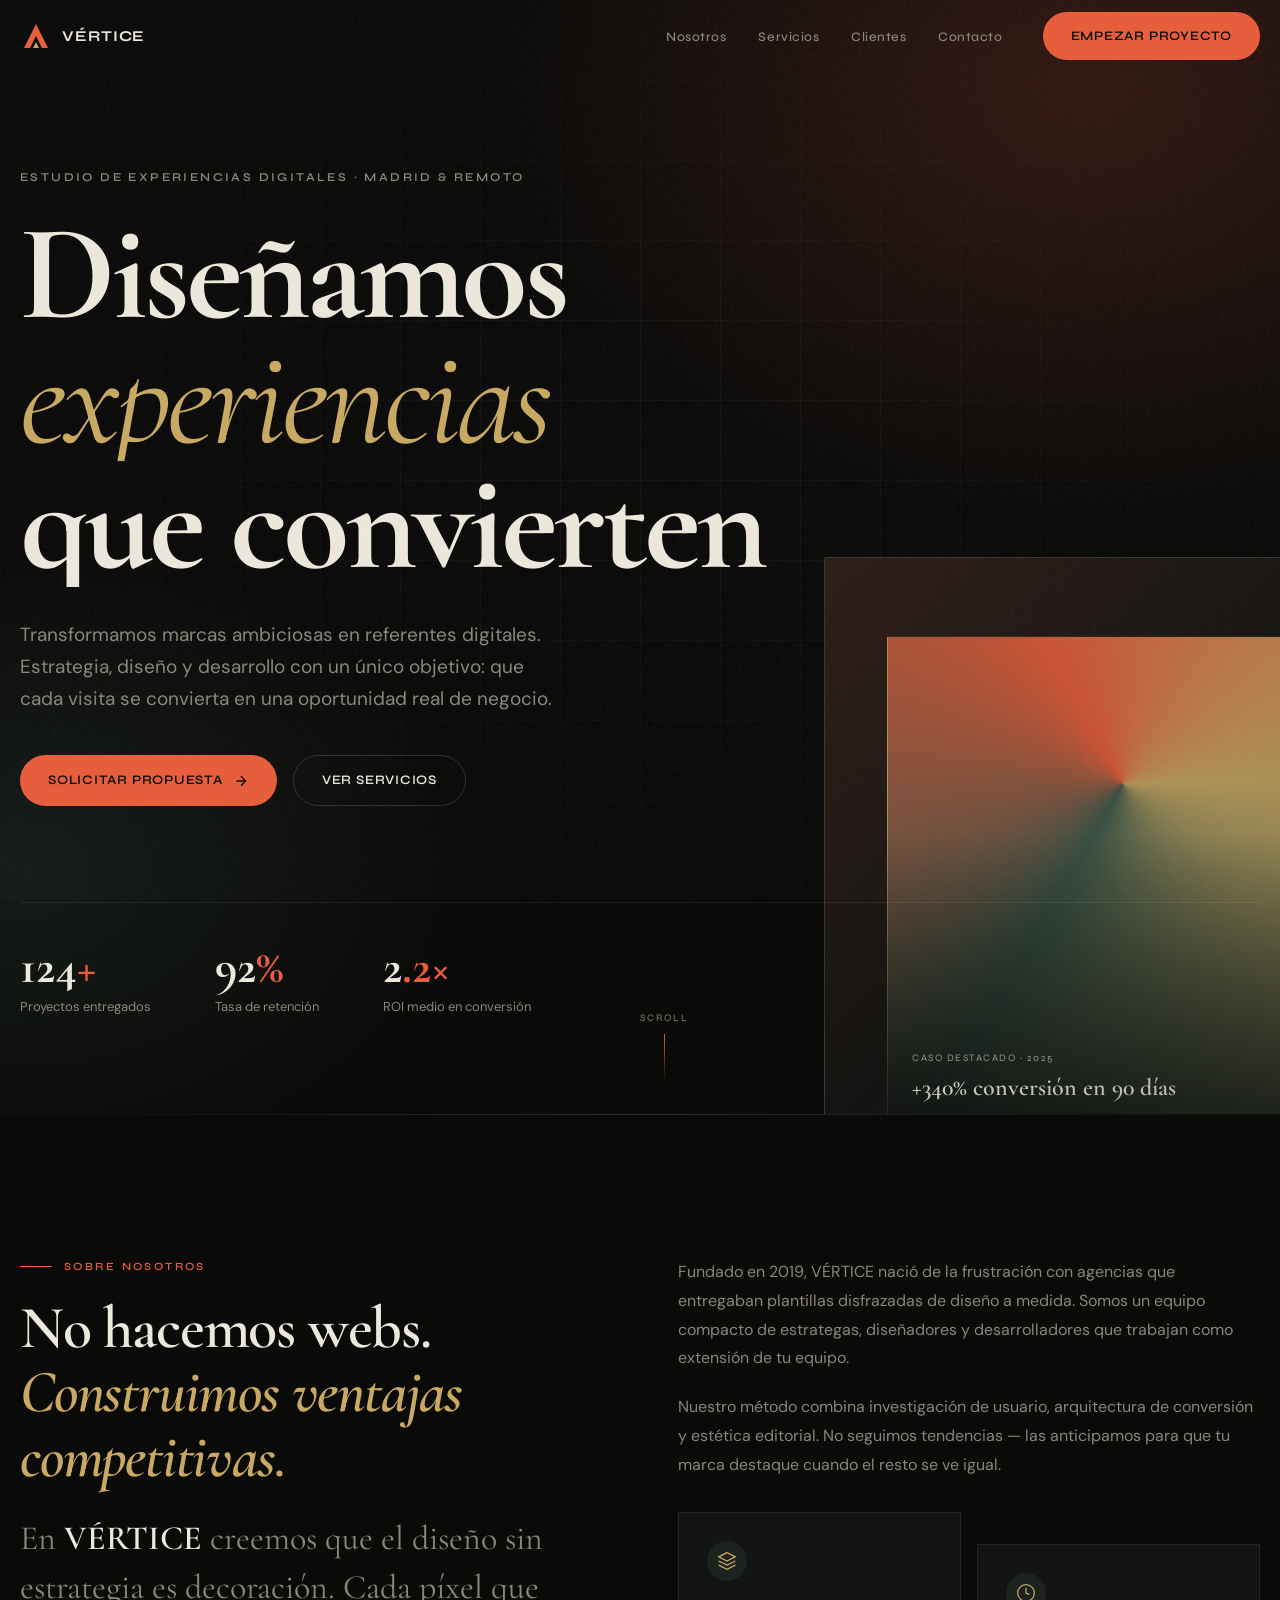
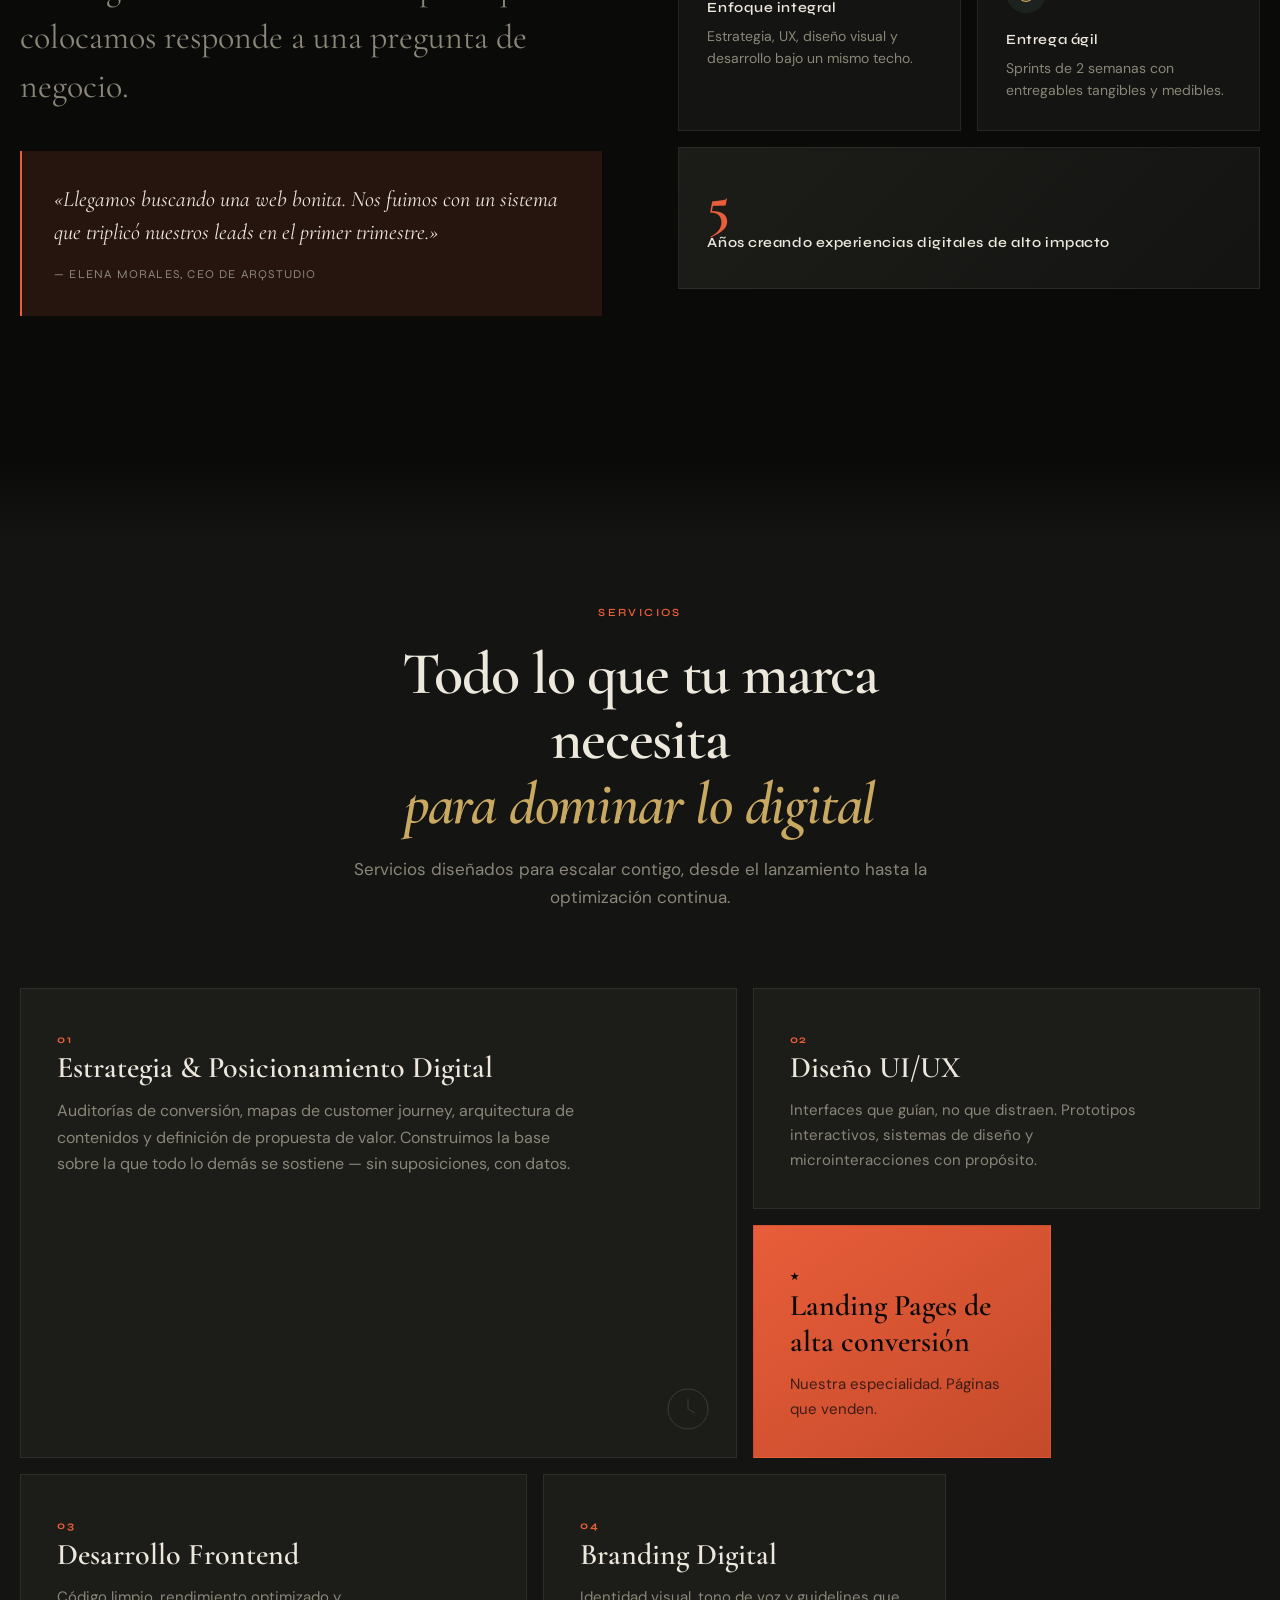
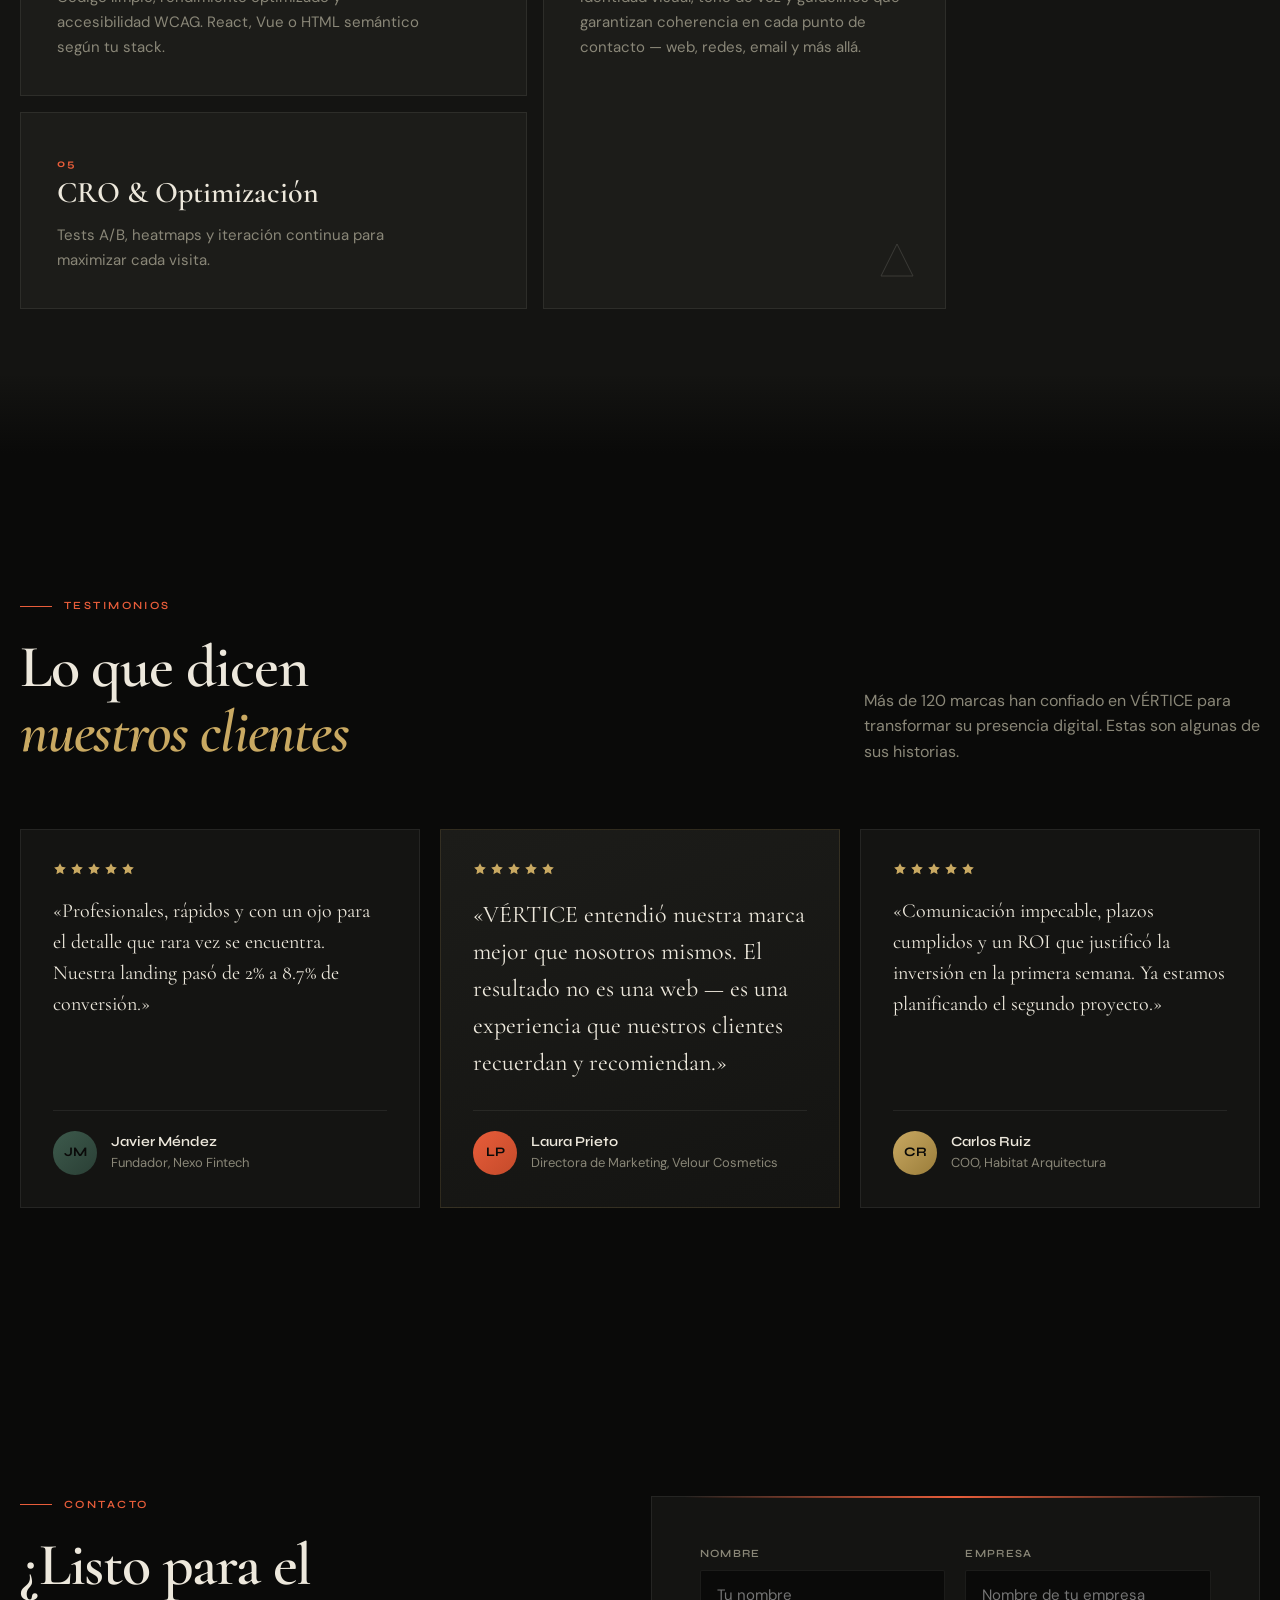
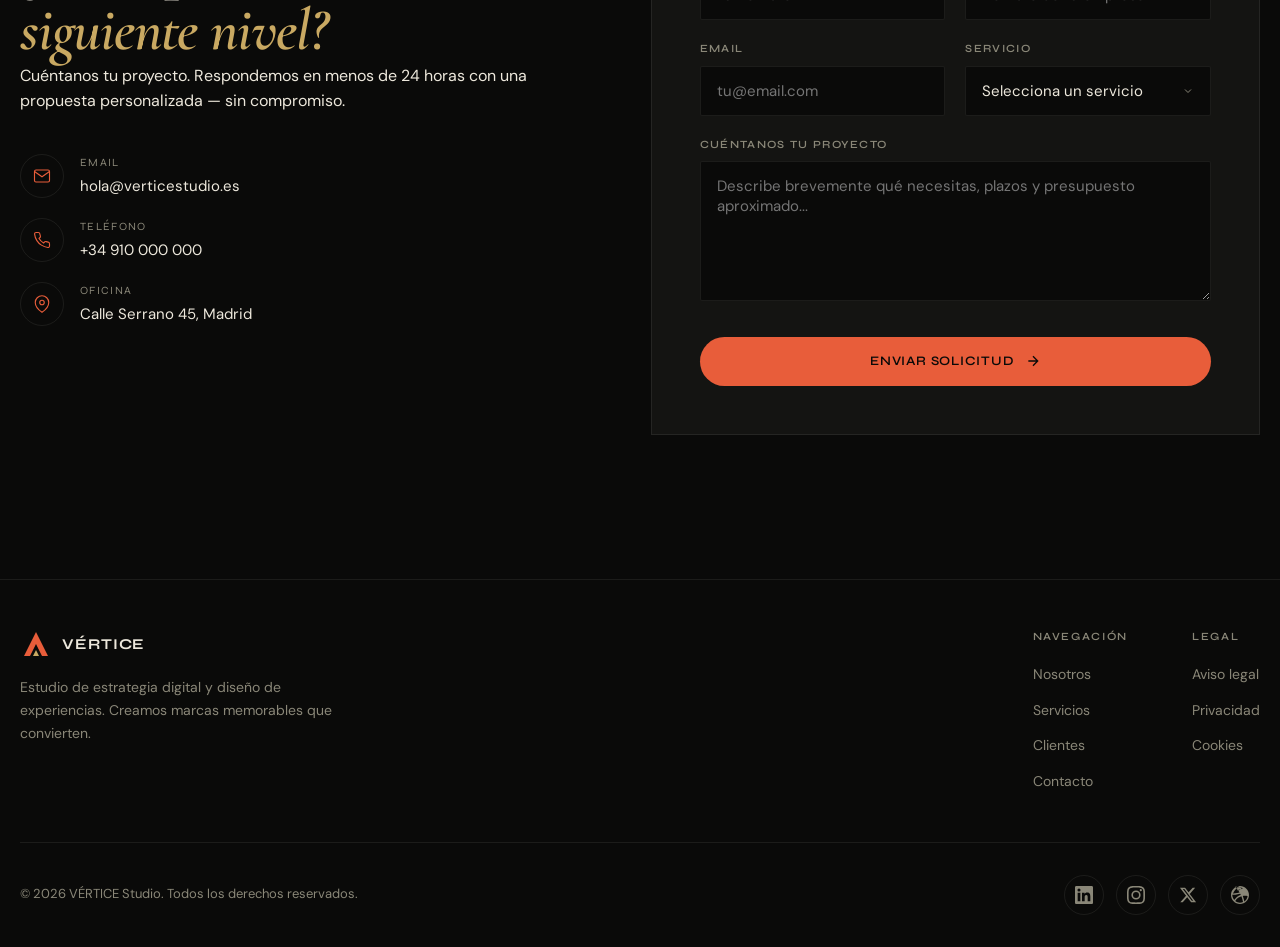
<file: agente-2/index.html>
<!DOCTYPE html>
<html lang="es">
<head>
  <meta charset="UTF-8">
  <meta name="viewport" content="width=device-width, initial-scale=1.0">
  <meta name="description" content="VÉRTICE Studio — Estudio de estrategia digital y diseño de experiencias que convierten visitantes en clientes fieles.">
  <title>VÉRTICE Studio — Experiencias digitales que convierten</title>
  <link rel="preconnect" href="https://fonts.googleapis.com">
  <link rel="preconnect" href="https://fonts.gstatic.com" crossorigin>
  <link href="https://fonts.googleapis.com/css2?family=Cormorant+Garamond:ital,wght@0,400;0,600;0,700;1,400&family=Syne:wght@400;500;600;700;800&family=DM+Sans:ital,opsz,wght@0,9..40,300;0,9..40,400;0,9..40,500;1,9..40,400&display=swap" rel="stylesheet">
  <style>
    /* ─── Design tokens ─── */
    :root {
      --bg: #0a0a09;
      --surface: #141412;
      --surface-elevated: #1c1c19;
      --border: rgba(237, 232, 220, 0.08);
      --border-strong: rgba(237, 232, 220, 0.16);
      --text: #ede8dc;
      --text-muted: #8a8778;
      --accent: #e85d3a;
      --accent-soft: rgba(232, 93, 58, 0.12);
      --accent-glow: rgba(232, 93, 58, 0.35);
      --forest: #3d5a4c;
      --forest-soft: rgba(61, 90, 76, 0.2);
      --gold: #c9a962;
      --gold-soft: rgba(201, 169, 98, 0.15);
      --font-display: 'Cormorant Garamond', Georgia, serif;
      --font-label: 'Syne', system-ui, sans-serif;
      --font-body: 'DM Sans', system-ui, sans-serif;
      --ease-out-expo: cubic-bezier(0.16, 1, 0.3, 1);
      --header-h: 72px;
      --max-w: 1280px;
      --section-pad: clamp(5rem, 12vw, 9rem);
    }

    *, *::before, *::after { box-sizing: border-box; margin: 0; padding: 0; }

    html {
      scroll-behavior: smooth;
      -webkit-font-smoothing: antialiased;
    }

    body {
      font-family: var(--font-body);
      background: var(--bg);
      color: var(--text);
      line-height: 1.6;
      overflow-x: hidden;
    }

    ::selection {
      background: var(--accent);
      color: var(--bg);
    }

    img { max-width: 100%; display: block; }
    a { color: inherit; text-decoration: none; }
    button { font: inherit; cursor: pointer; border: none; background: none; }
    ul { list-style: none; }

    /* Grain overlay */
    body::before {
      content: '';
      position: fixed;
      inset: 0;
      pointer-events: none;
      z-index: 9999;
      opacity: 0.035;
      background-image: url("data:image/svg+xml,%3Csvg viewBox='0 0 256 256' xmlns='http://www.w3.org/2000/svg'%3E%3Cfilter id='n'%3E%3CfeTurbulence type='fractalNoise' baseFrequency='0.85' numOctaves='4' stitchTiles='stitch'/%3E%3C/filter%3E%3Crect width='100%25' height='100%25' filter='url(%23n)'/%3E%3C/svg%3E");
    }

    .container {
      width: min(var(--max-w), calc(100% - 2.5rem));
      margin-inline: auto;
    }

    .section-label {
      font-family: var(--font-label);
      font-size: 0.6875rem;
      font-weight: 600;
      letter-spacing: 0.22em;
      text-transform: uppercase;
      color: var(--accent);
      display: flex;
      align-items: center;
      gap: 0.75rem;
      margin-bottom: 1.25rem;
    }

    .section-label::before {
      content: '';
      width: 2rem;
      height: 1px;
      background: var(--accent);
    }

    .section-title {
      font-family: var(--font-display);
      font-size: clamp(2.25rem, 5vw, 3.75rem);
      font-weight: 600;
      line-height: 1.08;
      letter-spacing: -0.02em;
    }

    .section-title em {
      font-style: italic;
      color: var(--gold);
    }

    /* ─── Header ─── */
    .header {
      position: fixed;
      top: 0;
      left: 0;
      right: 0;
      z-index: 1000;
      height: var(--header-h);
      transition: background 0.4s var(--ease-out-expo), border-color 0.4s, backdrop-filter 0.4s;
    }

    .header.scrolled {
      background: rgba(10, 10, 9, 0.82);
      backdrop-filter: blur(20px) saturate(1.4);
      border-bottom: 1px solid var(--border);
    }

    .header__inner {
      display: flex;
      align-items: center;
      justify-content: space-between;
      height: 100%;
    }

    .logo {
      display: flex;
      align-items: center;
      gap: 0.625rem;
      font-family: var(--font-label);
      font-weight: 700;
      font-size: 0.9375rem;
      letter-spacing: 0.06em;
    }

    .logo__mark {
      width: 32px;
      height: 32px;
      position: relative;
    }

    .logo__mark svg {
      width: 100%;
      height: 100%;
    }

    .nav {
      display: flex;
      align-items: center;
      gap: 2.5rem;
    }

    .nav__links {
      display: flex;
      gap: 2rem;
    }

    .nav__links a {
      font-family: var(--font-label);
      font-size: 0.8125rem;
      font-weight: 500;
      letter-spacing: 0.04em;
      color: var(--text-muted);
      transition: color 0.25s;
      position: relative;
    }

    .nav__links a::after {
      content: '';
      position: absolute;
      bottom: -4px;
      left: 0;
      width: 0;
      height: 1px;
      background: var(--accent);
      transition: width 0.35s var(--ease-out-expo);
    }

    .nav__links a:hover,
    .nav__links a.active {
      color: var(--text);
    }

    .nav__links a:hover::after,
    .nav__links a.active::after {
      width: 100%;
    }

    .btn {
      display: inline-flex;
      align-items: center;
      justify-content: center;
      gap: 0.625rem;
      font-family: var(--font-label);
      font-size: 0.8125rem;
      font-weight: 600;
      letter-spacing: 0.06em;
      text-transform: uppercase;
      padding: 0.875rem 1.75rem;
      border-radius: 100px;
      transition: transform 0.35s var(--ease-out-expo), box-shadow 0.35s, background 0.35s, color 0.35s;
    }

    .btn--primary {
      background: var(--accent);
      color: var(--bg);
    }

    .btn--primary:hover {
      transform: translateY(-2px);
      box-shadow: 0 12px 40px var(--accent-glow);
    }

    .btn--ghost {
      border: 1px solid var(--border-strong);
      color: var(--text);
    }

    .btn--ghost:hover {
      border-color: var(--text-muted);
      background: rgba(237, 232, 220, 0.04);
    }

    .btn svg {
      width: 16px;
      height: 16px;
      transition: transform 0.35s var(--ease-out-expo);
    }

    .btn:hover svg {
      transform: translateX(3px);
    }

    .nav__toggle {
      display: none;
      flex-direction: column;
      gap: 5px;
      padding: 4px;
    }

    .nav__toggle span {
      display: block;
      width: 24px;
      height: 2px;
      background: var(--text);
      transition: transform 0.35s, opacity 0.35s;
    }

    .nav__toggle.open span:nth-child(1) { transform: translateY(7px) rotate(45deg); }
    .nav__toggle.open span:nth-child(2) { opacity: 0; }
    .nav__toggle.open span:nth-child(3) { transform: translateY(-7px) rotate(-45deg); }

    /* ─── Hero ─── */
    .hero {
      min-height: 100vh;
      min-height: 100dvh;
      display: flex;
      align-items: center;
      position: relative;
      padding-top: var(--header-h);
      overflow: hidden;
    }

    .hero__bg {
      position: absolute;
      inset: 0;
      pointer-events: none;
    }

    .hero__mesh {
      position: absolute;
      inset: -20%;
      background:
        radial-gradient(ellipse 60% 50% at 75% 20%, rgba(232, 93, 58, 0.18) 0%, transparent 55%),
        radial-gradient(ellipse 50% 40% at 15% 70%, rgba(61, 90, 76, 0.22) 0%, transparent 50%),
        radial-gradient(ellipse 40% 30% at 50% 100%, rgba(201, 169, 98, 0.08) 0%, transparent 50%);
      animation: meshDrift 18s ease-in-out infinite alternate;
    }

    @keyframes meshDrift {
      0% { transform: translate(0, 0) scale(1); }
      100% { transform: translate(-2%, 3%) scale(1.05); }
    }

    .hero__grid {
      position: absolute;
      inset: 0;
      background-image:
        linear-gradient(var(--border) 1px, transparent 1px),
        linear-gradient(90deg, var(--border) 1px, transparent 1px);
      background-size: 80px 80px;
      mask-image: radial-gradient(ellipse 70% 60% at 50% 40%, black 20%, transparent 75%);
      opacity: 0.5;
    }

    .hero__content {
      position: relative;
      z-index: 1;
      padding-block: clamp(3rem, 8vw, 6rem);
    }

    .hero__eyebrow {
      font-family: var(--font-label);
      font-size: 0.75rem;
      font-weight: 600;
      letter-spacing: 0.2em;
      text-transform: uppercase;
      color: var(--text-muted);
      margin-bottom: 1.5rem;
      opacity: 0;
      animation: fadeUp 0.8s var(--ease-out-expo) 0.2s forwards;
    }

    .hero__title {
      font-family: var(--font-display);
      font-size: clamp(3.5rem, 11vw, 8.5rem);
      font-weight: 700;
      line-height: 0.92;
      letter-spacing: -0.03em;
      max-width: 14ch;
      margin-bottom: 2rem;
    }

    .hero__title .line {
      display: block;
      overflow: hidden;
    }

    .hero__title .line span {
      display: block;
      opacity: 0;
      transform: translateY(110%);
      animation: lineReveal 1s var(--ease-out-expo) forwards;
    }

    .hero__title .line:nth-child(1) span { animation-delay: 0.35s; }
    .hero__title .line:nth-child(2) span { animation-delay: 0.5s; color: var(--gold); font-style: italic; font-weight: 400; }
    .hero__title .line:nth-child(3) span { animation-delay: 0.65s; }

    @keyframes lineReveal {
      to { opacity: 1; transform: translateY(0); }
    }

    @keyframes fadeUp {
      from { opacity: 0; transform: translateY(20px); }
      to { opacity: 1; transform: translateY(0); }
    }

    .hero__desc {
      font-size: clamp(1rem, 2vw, 1.1875rem);
      color: var(--text-muted);
      max-width: 42ch;
      margin-bottom: 2.5rem;
      line-height: 1.7;
      opacity: 0;
      animation: fadeUp 0.8s var(--ease-out-expo) 0.85s forwards;
    }

    .hero__actions {
      display: flex;
      flex-wrap: wrap;
      gap: 1rem;
      opacity: 0;
      animation: fadeUp 0.8s var(--ease-out-expo) 1s forwards;
    }

    .hero__stats {
      display: flex;
      gap: clamp(2rem, 5vw, 4rem);
      margin-top: clamp(3rem, 8vw, 6rem);
      padding-top: 2.5rem;
      border-top: 1px solid var(--border);
      opacity: 0;
      animation: fadeUp 0.8s var(--ease-out-expo) 1.2s forwards;
    }

    .hero__stat-value {
      font-family: var(--font-display);
      font-size: clamp(2rem, 4vw, 3rem);
      font-weight: 700;
      line-height: 1;
      color: var(--text);
    }

    .hero__stat-value .suffix {
      color: var(--accent);
    }

    .hero__stat-label {
      font-size: 0.8125rem;
      color: var(--text-muted);
      margin-top: 0.375rem;
    }

    .hero__visual {
      position: absolute;
      right: -5%;
      top: 50%;
      transform: translateY(-45%);
      width: min(42vw, 520px);
      aspect-ratio: 4/5;
      opacity: 0;
      animation: fadeUp 1.2s var(--ease-out-expo) 0.8s forwards;
    }

    .hero__visual-frame {
      width: 100%;
      height: 100%;
      border: 1px solid var(--border-strong);
      border-radius: 2px;
      overflow: hidden;
      position: relative;
      background: var(--surface);
    }

    .hero__visual-frame::before {
      content: '';
      position: absolute;
      inset: 0;
      background: linear-gradient(135deg, var(--accent-soft) 0%, transparent 50%, var(--forest-soft) 100%);
      z-index: 1;
    }

    .hero__visual-inner {
      position: absolute;
      inset: 12%;
      border: 1px solid var(--border);
      display: flex;
      flex-direction: column;
      justify-content: flex-end;
      padding: 1.5rem;
      background:
        linear-gradient(180deg, transparent 40%, rgba(10, 10, 9, 0.9) 100%),
        conic-gradient(from 210deg at 60% 30%, var(--forest) 0deg, var(--accent) 120deg, var(--gold) 240deg, var(--forest) 360deg);
      opacity: 0.85;
    }

    .hero__visual-tag {
      font-family: var(--font-label);
      font-size: 0.625rem;
      letter-spacing: 0.15em;
      text-transform: uppercase;
      color: var(--text);
      opacity: 0.7;
    }

    .hero__visual-text {
      font-family: var(--font-display);
      font-size: 1.5rem;
      font-weight: 600;
      line-height: 1.2;
      margin-top: 0.5rem;
    }

    .hero__scroll {
      position: absolute;
      bottom: 2rem;
      left: 50%;
      transform: translateX(-50%);
      display: flex;
      flex-direction: column;
      align-items: center;
      gap: 0.5rem;
      font-family: var(--font-label);
      font-size: 0.625rem;
      letter-spacing: 0.2em;
      text-transform: uppercase;
      color: var(--text-muted);
      opacity: 0;
      animation: fadeUp 0.8s var(--ease-out-expo) 1.5s forwards;
    }

    .hero__scroll-line {
      width: 1px;
      height: 48px;
      background: linear-gradient(to bottom, var(--accent), transparent);
      animation: scrollPulse 2s ease-in-out infinite;
    }

    @keyframes scrollPulse {
      0%, 100% { transform: scaleY(1); opacity: 1; }
      50% { transform: scaleY(0.6); opacity: 0.4; }
    }

    /* ─── About ─── */
    .about {
      padding-block: var(--section-pad);
      position: relative;
    }

    .about::before {
      content: '';
      position: absolute;
      top: 0;
      left: 0;
      right: 0;
      height: 1px;
      background: linear-gradient(90deg, transparent, var(--border-strong), transparent);
    }

    .about__grid {
      display: grid;
      grid-template-columns: 1fr 1fr;
      gap: clamp(3rem, 6vw, 6rem);
      align-items: start;
    }

    .about__lead {
      font-family: var(--font-display);
      font-size: clamp(1.5rem, 3vw, 2.125rem);
      line-height: 1.45;
      color: var(--text-muted);
      margin-top: 1.5rem;
    }

    .about__lead strong {
      color: var(--text);
      font-weight: 600;
    }

    .about__body {
      color: var(--text-muted);
      font-size: 1rem;
      line-height: 1.8;
    }

    .about__body p + p {
      margin-top: 1.25rem;
    }

    .about__quote {
      margin-top: 2.5rem;
      padding: 2rem;
      border-left: 2px solid var(--accent);
      background: var(--accent-soft);
    }

    .about__quote p {
      font-family: var(--font-display);
      font-size: 1.375rem;
      font-style: italic;
      line-height: 1.5;
      color: var(--text);
    }

    .about__quote cite {
      display: block;
      margin-top: 1rem;
      font-family: var(--font-label);
      font-size: 0.75rem;
      font-style: normal;
      letter-spacing: 0.1em;
      text-transform: uppercase;
      color: var(--text-muted);
    }

    .about__visual {
      position: relative;
    }

    .about__image-stack {
      display: grid;
      grid-template-columns: 1fr 1fr;
      gap: 1rem;
    }

    .about__card {
      background: var(--surface);
      border: 1px solid var(--border);
      padding: 1.75rem;
      transition: border-color 0.4s, transform 0.4s var(--ease-out-expo);
    }

    .about__card:hover {
      border-color: var(--border-strong);
      transform: translateY(-4px);
    }

    .about__card:nth-child(2) {
      margin-top: 2rem;
    }

    .about__card:nth-child(3) {
      grid-column: span 2;
      display: flex;
      align-items: center;
      justify-content: space-between;
      background: linear-gradient(135deg, var(--surface-elevated), var(--surface));
    }

    .about__card-icon {
      width: 40px;
      height: 40px;
      border-radius: 50%;
      background: var(--forest-soft);
      display: flex;
      align-items: center;
      justify-content: center;
      margin-bottom: 1rem;
      color: var(--gold);
    }

    .about__card h3 {
      font-family: var(--font-label);
      font-size: 0.875rem;
      font-weight: 600;
      letter-spacing: 0.04em;
      margin-bottom: 0.375rem;
    }

    .about__card p {
      font-size: 0.875rem;
      color: var(--text-muted);
    }

    .about__card-number {
      font-family: var(--font-display);
      font-size: 3.5rem;
      font-weight: 700;
      color: var(--accent);
      line-height: 1;
    }

    /* ─── Services ─── */
    .services {
      padding-block: var(--section-pad);
      background: var(--surface);
      position: relative;
    }

    .services::before,
    .services::after {
      content: '';
      position: absolute;
      left: 0;
      right: 0;
      height: 80px;
      pointer-events: none;
    }

    .services::before {
      top: 0;
      background: linear-gradient(to bottom, var(--bg), transparent);
    }

    .services::after {
      bottom: 0;
      background: linear-gradient(to top, var(--bg), transparent);
    }

    .services__header {
      text-align: center;
      max-width: 640px;
      margin-inline: auto;
      margin-bottom: clamp(3rem, 6vw, 5rem);
    }

    .services__header .section-label {
      justify-content: center;
    }

    .services__header .section-label::before {
      display: none;
    }

    .services__header p {
      margin-top: 1.25rem;
      color: var(--text-muted);
      font-size: 1.0625rem;
    }

    .bento {
      display: grid;
      grid-template-columns: repeat(12, 1fr);
      grid-auto-rows: minmax(180px, auto);
      gap: 1rem;
    }

    .bento__item {
      background: var(--surface-elevated);
      border: 1px solid var(--border);
      padding: clamp(1.5rem, 3vw, 2.25rem);
      position: relative;
      overflow: hidden;
      transition: border-color 0.4s, transform 0.5s var(--ease-out-expo);
    }

    .bento__item:hover {
      border-color: var(--border-strong);
      transform: translateY(-3px);
    }

    .bento__item::after {
      content: '';
      position: absolute;
      top: 0;
      right: 0;
      width: 120px;
      height: 120px;
      background: radial-gradient(circle, var(--accent-soft) 0%, transparent 70%);
      opacity: 0;
      transition: opacity 0.5s;
    }

    .bento__item:hover::after {
      opacity: 1;
    }

    .bento__item--large { grid-column: span 7; grid-row: span 2; }
    .bento__item--medium { grid-column: span 5; }
    .bento__item--wide { grid-column: span 5; }
    .bento__item--tall { grid-column: span 4; grid-row: span 2; }
    .bento__item--accent { grid-column: span 3; background: linear-gradient(145deg, var(--accent) 0%, #c44a2a 100%); border-color: transparent; }
    .bento__item--accent .bento__num,
    .bento__item--accent .bento__title,
    .bento__item--accent .bento__desc { color: var(--bg); }
    .bento__item--accent .bento__desc { opacity: 0.75; }

    .bento__num {
      font-family: var(--font-label);
      font-size: 0.6875rem;
      font-weight: 700;
      letter-spacing: 0.15em;
      color: var(--accent);
      margin-bottom: 1.25rem;
    }

    .bento__title {
      font-family: var(--font-display);
      font-size: clamp(1.375rem, 2.5vw, 1.875rem);
      font-weight: 600;
      line-height: 1.2;
      margin-bottom: 0.75rem;
    }

    .bento__desc {
      font-size: 0.9375rem;
      color: var(--text-muted);
      line-height: 1.65;
      max-width: 38ch;
    }

    .bento__icon {
      position: absolute;
      bottom: 1.5rem;
      right: 1.5rem;
      width: 48px;
      height: 48px;
      opacity: 0.15;
    }

    .bento__item--large .bento__desc {
      font-size: 1rem;
      max-width: 48ch;
    }

    /* ─── Testimonials ─── */
    .testimonials {
      padding-block: var(--section-pad);
    }

    .testimonials__header {
      display: flex;
      justify-content: space-between;
      align-items: flex-end;
      gap: 2rem;
      margin-bottom: clamp(2.5rem, 5vw, 4rem);
      flex-wrap: wrap;
    }

    .testimonials__header p {
      max-width: 36ch;
      color: var(--text-muted);
    }

    .testimonials__track {
      display: grid;
      grid-template-columns: repeat(3, 1fr);
      gap: 1.25rem;
    }

    .testimonial {
      background: var(--surface);
      border: 1px solid var(--border);
      padding: 2rem;
      display: flex;
      flex-direction: column;
      transition: border-color 0.4s, transform 0.4s var(--ease-out-expo);
    }

    .testimonial:hover {
      border-color: var(--border-strong);
      transform: translateY(-4px);
    }

    .testimonial--featured {
      background: linear-gradient(160deg, var(--surface-elevated) 0%, var(--surface) 100%);
      border-color: var(--gold-soft);
      grid-row: span 1;
    }

    .testimonial__stars {
      display: flex;
      gap: 3px;
      margin-bottom: 1.25rem;
      color: var(--gold);
    }

    .testimonial__stars svg {
      width: 14px;
      height: 14px;
      fill: currentColor;
    }

    .testimonial__text {
      font-family: var(--font-display);
      font-size: 1.25rem;
      line-height: 1.55;
      flex: 1;
      margin-bottom: 1.75rem;
    }

    .testimonial--featured .testimonial__text {
      font-size: 1.5rem;
    }

    .testimonial__author {
      display: flex;
      align-items: center;
      gap: 0.875rem;
      padding-top: 1.25rem;
      border-top: 1px solid var(--border);
    }

    .testimonial__avatar {
      width: 44px;
      height: 44px;
      border-radius: 50%;
      display: flex;
      align-items: center;
      justify-content: center;
      font-family: var(--font-label);
      font-size: 0.8125rem;
      font-weight: 700;
      color: var(--bg);
      flex-shrink: 0;
    }

    .testimonial__name {
      font-family: var(--font-label);
      font-size: 0.875rem;
      font-weight: 600;
    }

    .testimonial__role {
      font-size: 0.8125rem;
      color: var(--text-muted);
    }

    /* ─── Contact ─── */
    .contact {
      padding-block: var(--section-pad);
      position: relative;
    }

    .contact__wrapper {
      display: grid;
      grid-template-columns: 1fr 1.1fr;
      gap: clamp(3rem, 6vw, 5rem);
      align-items: start;
    }

    .contact__info p {
      color: var(--text-muted);
      margin-top: 1.25rem;
      line-height: 1.75;
      max-width: 40ch;
    }

    .contact__details {
      margin-top: 2.5rem;
      display: flex;
      flex-direction: column;
      gap: 1.25rem;
    }

    .contact__detail {
      display: flex;
      align-items: center;
      gap: 1rem;
    }

    .contact__detail-icon {
      width: 44px;
      height: 44px;
      border-radius: 50%;
      border: 1px solid var(--border);
      display: flex;
      align-items: center;
      justify-content: center;
      color: var(--accent);
      flex-shrink: 0;
    }

    .contact__detail-label {
      font-family: var(--font-label);
      font-size: 0.6875rem;
      letter-spacing: 0.12em;
      text-transform: uppercase;
      color: var(--text-muted);
    }

    .contact__detail-value {
      font-size: 0.9375rem;
      margin-top: 0.125rem;
    }

    .contact__form {
      background: var(--surface);
      border: 1px solid var(--border);
      padding: clamp(2rem, 4vw, 3rem);
      position: relative;
    }

    .contact__form::before {
      content: '';
      position: absolute;
      top: -1px;
      left: 2rem;
      right: 2rem;
      height: 2px;
      background: linear-gradient(90deg, transparent, var(--accent), transparent);
    }

    .form-row {
      display: grid;
      grid-template-columns: 1fr 1fr;
      gap: 1.25rem;
    }

    .form-group {
      margin-bottom: 1.25rem;
      position: relative;
    }

    .form-group label {
      display: block;
      font-family: var(--font-label);
      font-size: 0.6875rem;
      font-weight: 600;
      letter-spacing: 0.12em;
      text-transform: uppercase;
      color: var(--text-muted);
      margin-bottom: 0.5rem;
    }

    .form-group input,
    .form-group select,
    .form-group textarea {
      width: 100%;
      background: var(--bg);
      border: 1px solid var(--border);
      color: var(--text);
      font-family: var(--font-body);
      font-size: 0.9375rem;
      padding: 0.875rem 1rem;
      border-radius: 2px;
      transition: border-color 0.3s, box-shadow 0.3s;
      outline: none;
    }

    .form-group input:focus,
    .form-group select:focus,
    .form-group textarea:focus {
      border-color: var(--accent);
      box-shadow: 0 0 0 3px var(--accent-soft);
    }

    .form-group input.error,
    .form-group textarea.error {
      border-color: #c44a2a;
    }

    .form-group textarea {
      min-height: 140px;
      resize: vertical;
    }

    .form-group select {
      appearance: none;
      background-image: url("data:image/svg+xml,%3Csvg xmlns='http://www.w3.org/2000/svg' width='12' height='12' viewBox='0 0 24 24' fill='none' stroke='%238a8778' stroke-width='2'%3E%3Cpath d='M6 9l6 6 6-6'/%3E%3C/svg%3E");
      background-repeat: no-repeat;
      background-position: right 1rem center;
      padding-right: 2.5rem;
    }

    .form-group select option {
      background: var(--surface);
    }

    .form-submit {
      width: 100%;
      margin-top: 0.5rem;
    }

    .form-success {
      display: none;
      text-align: center;
      padding: 2rem;
    }

    .form-success.visible {
      display: block;
    }

    .form-success svg {
      width: 48px;
      height: 48px;
      color: var(--forest);
      margin-bottom: 1rem;
    }

    .form-success h3 {
      font-family: var(--font-display);
      font-size: 1.5rem;
      margin-bottom: 0.5rem;
    }

    .form-success p {
      color: var(--text-muted);
      font-size: 0.9375rem;
    }

    .contact__form-fields.hidden {
      display: none;
    }

    /* ─── Footer ─── */
    .footer {
      border-top: 1px solid var(--border);
      padding-block: 3rem 2rem;
    }

    .footer__top {
      display: flex;
      justify-content: space-between;
      align-items: flex-start;
      gap: 2rem;
      flex-wrap: wrap;
      margin-bottom: 3rem;
    }

    .footer__brand p {
      color: var(--text-muted);
      font-size: 0.875rem;
      max-width: 32ch;
      margin-top: 1rem;
      line-height: 1.65;
    }

    .footer__nav {
      display: flex;
      gap: 4rem;
    }

    .footer__col h4 {
      font-family: var(--font-label);
      font-size: 0.6875rem;
      font-weight: 600;
      letter-spacing: 0.15em;
      text-transform: uppercase;
      color: var(--text-muted);
      margin-bottom: 1rem;
    }

    .footer__col ul {
      display: flex;
      flex-direction: column;
      gap: 0.625rem;
    }

    .footer__col a {
      font-size: 0.875rem;
      color: var(--text-muted);
      transition: color 0.25s;
    }

    .footer__col a:hover {
      color: var(--text);
    }

    .footer__bottom {
      display: flex;
      justify-content: space-between;
      align-items: center;
      gap: 1.5rem;
      flex-wrap: wrap;
      padding-top: 2rem;
      border-top: 1px solid var(--border);
    }

    .footer__copy {
      font-size: 0.8125rem;
      color: var(--text-muted);
    }

    .footer__social {
      display: flex;
      gap: 0.75rem;
    }

    .footer__social a {
      width: 40px;
      height: 40px;
      border: 1px solid var(--border);
      border-radius: 50%;
      display: flex;
      align-items: center;
      justify-content: center;
      color: var(--text-muted);
      transition: border-color 0.3s, color 0.3s, background 0.3s, transform 0.3s var(--ease-out-expo);
    }

    .footer__social a:hover {
      border-color: var(--accent);
      color: var(--accent);
      background: var(--accent-soft);
      transform: translateY(-2px);
    }

    .footer__social svg {
      width: 18px;
      height: 18px;
    }

    /* ─── Scroll reveal ─── */
    .reveal {
      opacity: 0;
      transform: translateY(32px);
      transition: opacity 0.8s var(--ease-out-expo), transform 0.8s var(--ease-out-expo);
    }

    .reveal.visible {
      opacity: 1;
      transform: translateY(0);
    }

    .reveal-delay-1 { transition-delay: 0.1s; }
    .reveal-delay-2 { transition-delay: 0.2s; }
    .reveal-delay-3 { transition-delay: 0.3s; }

    /* ─── Responsive ─── */
    @media (max-width: 1024px) {
      .hero__visual { display: none; }
      .bento__item--large,
      .bento__item--medium,
      .bento__item--wide,
      .bento__item--tall,
      .bento__item--accent {
        grid-column: span 6;
        grid-row: span 1;
      }
      .testimonials__track {
        grid-template-columns: 1fr 1fr;
      }
      .testimonial--featured {
        grid-column: span 2;
      }
    }

    @media (max-width: 768px) {
      .nav__links,
      .nav .btn--primary { display: none; }

      .nav__toggle { display: flex; }

      .nav.mobile-open .nav__links {
        display: flex;
        flex-direction: column;
        position: fixed;
        inset: var(--header-h) 0 0 0;
        background: rgba(10, 10, 9, 0.97);
        backdrop-filter: blur(20px);
        padding: 2rem;
        gap: 1.5rem;
        z-index: 999;
      }

      .nav.mobile-open .nav__links a {
        font-size: 1.125rem;
      }

      .about__grid,
      .contact__wrapper {
        grid-template-columns: 1fr;
      }

      .form-row {
        grid-template-columns: 1fr;
      }

      .bento {
        grid-template-columns: 1fr;
      }

      .bento__item--large,
      .bento__item--medium,
      .bento__item--wide,
      .bento__item--tall,
      .bento__item--accent {
        grid-column: span 1;
      }

      .testimonials__track {
        grid-template-columns: 1fr;
      }

      .testimonial--featured {
        grid-column: span 1;
      }

      .footer__nav {
        gap: 2rem;
      }

      .hero__stats {
        flex-wrap: wrap;
        gap: 1.5rem;
      }
    }

    @media (prefers-reduced-motion: reduce) {
      *, *::before, *::after {
        animation-duration: 0.01ms !important;
        animation-iteration-count: 1 !important;
        transition-duration: 0.01ms !important;
      }
      html { scroll-behavior: auto; }
      .reveal { opacity: 1; transform: none; }
    }
  </style>
</head>
<body>

  <!-- ═══ HEADER ═══ -->
  <header class="header" id="header">
    <div class="container header__inner">
      <a href="#" class="logo" aria-label="VÉRTICE Studio — Inicio">
        <span class="logo__mark" aria-hidden="true">
          <svg viewBox="0 0 32 32" fill="none" xmlns="http://www.w3.org/2000/svg">
            <path d="M4 28L16 4L28 28H22L16 16L10 28H4Z" fill="#E85D3A"/>
            <path d="M13 28L16 22L19 28H13Z" fill="#C9A962"/>
          </svg>
        </span>
        VÉRTICE
      </a>
      <nav class="nav" id="nav">
        <ul class="nav__links">
          <li><a href="#nosotros">Nosotros</a></li>
          <li><a href="#servicios">Servicios</a></li>
          <li><a href="#testimonios">Clientes</a></li>
          <li><a href="#contacto">Contacto</a></li>
        </ul>
        <a href="#contacto" class="btn btn--primary">Empezar proyecto</a>
        <button class="nav__toggle" id="navToggle" aria-label="Abrir menú" aria-expanded="false">
          <span></span><span></span><span></span>
        </button>
      </nav>
    </div>
  </header>

  <main>
    <!-- ═══ HERO ═══ -->
    <section class="hero" id="inicio">
      <div class="hero__bg" aria-hidden="true">
        <div class="hero__mesh"></div>
        <div class="hero__grid"></div>
      </div>
      <div class="container hero__content">
        <p class="hero__eyebrow">Estudio de experiencias digitales · Madrid & remoto</p>
        <h1 class="hero__title">
          <span class="line"><span>Diseñamos</span></span>
          <span class="line"><span>experiencias</span></span>
          <span class="line"><span>que convierten</span></span>
        </h1>
        <p class="hero__desc">
          Transformamos marcas ambiciosas en referentes digitales. Estrategia, diseño y desarrollo 
          con un único objetivo: que cada visita se convierta en una oportunidad real de negocio.
        </p>
        <div class="hero__actions">
          <a href="#contacto" class="btn btn--primary">
            Solicitar propuesta
            <svg viewBox="0 0 24 24" fill="none" stroke="currentColor" stroke-width="2"><path d="M5 12h14M12 5l7 7-7 7"/></svg>
          </a>
          <a href="#servicios" class="btn btn--ghost">Ver servicios</a>
        </div>
        <div class="hero__stats">
          <div>
            <div class="hero__stat-value"><span data-count="127">0</span><span class="suffix">+</span></div>
            <div class="hero__stat-label">Proyectos entregados</div>
          </div>
          <div>
            <div class="hero__stat-value"><span data-count="94">0</span><span class="suffix">%</span></div>
            <div class="hero__stat-label">Tasa de retención</div>
          </div>
          <div>
            <div class="hero__stat-value"><span data-count="3">0</span><span class="suffix">.2×</span></div>
            <div class="hero__stat-label">ROI medio en conversión</div>
          </div>
        </div>
      </div>
      <div class="hero__visual" aria-hidden="true">
        <div class="hero__visual-frame">
          <div class="hero__visual-inner">
            <span class="hero__visual-tag">Caso destacado · 2025</span>
            <p class="hero__visual-text">+340% conversión en 90 días</p>
          </div>
        </div>
      </div>
      <div class="hero__scroll" aria-hidden="true">
        <span>Scroll</span>
        <div class="hero__scroll-line"></div>
      </div>
    </section>

    <!-- ═══ ABOUT ═══ -->
    <section class="about" id="nosotros">
      <div class="container">
        <div class="about__grid">
          <div class="reveal">
            <span class="section-label">Sobre nosotros</span>
            <h2 class="section-title">No hacemos webs.<br><em>Construimos ventajas competitivas.</em></h2>
            <p class="about__lead">
              En <strong>VÉRTICE</strong> creemos que el diseño sin estrategia es decoración. 
              Cada píxel que colocamos responde a una pregunta de negocio.
            </p>
            <blockquote class="about__quote">
              <p>«Llegamos buscando una web bonita. Nos fuimos con un sistema que triplicó nuestros leads en el primer trimestre.»</p>
              <cite>— Elena Morales, CEO de ArqStudio</cite>
            </blockquote>
          </div>
          <div class="about__visual reveal reveal-delay-2">
            <div class="about__body">
              <p>
                Fundado en 2019, VÉRTICE nació de la frustración con agencias que entregaban 
                plantillas disfrazadas de diseño a medida. Somos un equipo compacto de estrategas, 
                diseñadores y desarrolladores que trabajan como extensión de tu equipo.
              </p>
              <p>
                Nuestro método combina investigación de usuario, arquitectura de conversión y 
                estética editorial. No seguimos tendencias — las anticipamos para que tu marca 
                destaque cuando el resto se ve igual.
              </p>
            </div>
            <div class="about__image-stack" style="margin-top: 2rem;">
              <div class="about__card">
                <div class="about__card-icon" aria-hidden="true">
                  <svg width="20" height="20" viewBox="0 0 24 24" fill="none" stroke="currentColor" stroke-width="1.5"><path d="M12 2L2 7l10 5 10-5-10-5zM2 17l10 5 10-5M2 12l10 5 10-5"/></svg>
                </div>
                <h3>Enfoque integral</h3>
                <p>Estrategia, UX, diseño visual y desarrollo bajo un mismo techo.</p>
              </div>
              <div class="about__card">
                <div class="about__card-icon" aria-hidden="true">
                  <svg width="20" height="20" viewBox="0 0 24 24" fill="none" stroke="currentColor" stroke-width="1.5"><circle cx="12" cy="12" r="10"/><path d="M12 6v6l4 2"/></svg>
                </div>
                <h3>Entrega ágil</h3>
                <p>Sprints de 2 semanas con entregables tangibles y medibles.</p>
              </div>
              <div class="about__card">
                <div>
                  <div class="about__card-number"><span data-count="6">0</span></div>
                  <h3>Años creando experiencias digitales de alto impacto</h3>
                </div>
              </div>
            </div>
          </div>
        </div>
      </div>
    </section>

    <!-- ═══ SERVICES ═══ -->
    <section class="services" id="servicios">
      <div class="container">
        <div class="services__header reveal">
          <span class="section-label">Servicios</span>
          <h2 class="section-title">Todo lo que tu marca necesita<br><em>para dominar lo digital</em></h2>
          <p>Servicios diseñados para escalar contigo, desde el lanzamiento hasta la optimización continua.</p>
        </div>
        <div class="bento">
          <article class="bento__item bento__item--large reveal">
            <span class="bento__num">01</span>
            <h3 class="bento__title">Estrategia & Posicionamiento Digital</h3>
            <p class="bento__desc">
              Auditorías de conversión, mapas de customer journey, arquitectura de contenidos 
              y definición de propuesta de valor. Construimos la base sobre la que todo lo demás 
              se sostiene — sin suposiciones, con datos.
            </p>
            <svg class="bento__icon" viewBox="0 0 48 48" fill="none" stroke="currentColor" stroke-width="1"><circle cx="24" cy="24" r="20"/><path d="M24 14v10l7 4"/></svg>
          </article>
          <article class="bento__item bento__item--medium reveal reveal-delay-1">
            <span class="bento__num">02</span>
            <h3 class="bento__title">Diseño UI/UX</h3>
            <p class="bento__desc">Interfaces que guían, no que distraen. Prototipos interactivos, sistemas de diseño y microinteracciones con propósito.</p>
          </article>
          <article class="bento__item bento__item--accent reveal reveal-delay-2">
            <span class="bento__num">★</span>
            <h3 class="bento__title">Landing Pages de alta conversión</h3>
            <p class="bento__desc">Nuestra especialidad. Páginas que venden.</p>
          </article>
          <article class="bento__item bento__item--wide reveal">
            <span class="bento__num">03</span>
            <h3 class="bento__title">Desarrollo Frontend</h3>
            <p class="bento__desc">Código limpio, rendimiento optimizado y accesibilidad WCAG. React, Vue o HTML semántico según tu stack.</p>
          </article>
          <article class="bento__item bento__item--tall reveal reveal-delay-1">
            <span class="bento__num">04</span>
            <h3 class="bento__title">Branding Digital</h3>
            <p class="bento__desc">
              Identidad visual, tono de voz y guidelines que garantizan coherencia en cada 
              punto de contacto — web, redes, email y más allá.
            </p>
            <svg class="bento__icon" viewBox="0 0 48 48" fill="none" stroke="currentColor" stroke-width="1"><path d="M8 40L24 8l16 32H8z"/></svg>
          </article>
          <article class="bento__item bento__item--medium reveal reveal-delay-2">
            <span class="bento__num">05</span>
            <h3 class="bento__title">CRO & Optimización</h3>
            <p class="bento__desc">Tests A/B, heatmaps y iteración continua para maximizar cada visita.</p>
          </article>
        </div>
      </div>
    </section>

    <!-- ═══ TESTIMONIALS ═══ -->
    <section class="testimonials" id="testimonios">
      <div class="container">
        <div class="testimonials__header reveal">
          <div>
            <span class="section-label">Testimonios</span>
            <h2 class="section-title">Lo que dicen<br><em>nuestros clientes</em></h2>
          </div>
          <p>Más de 120 marcas han confiado en VÉRTICE para transformar su presencia digital. Estas son algunas de sus historias.</p>
        </div>
        <div class="testimonials__track">
          <article class="testimonial reveal">
            <div class="testimonial__stars" aria-label="5 estrellas">
              <svg viewBox="0 0 24 24"><path d="M12 2l3.09 6.26L22 9.27l-5 4.87 1.18 6.88L12 17.77l-6.18 3.25L7 14.14 2 9.27l6.91-1.01L12 2z"/></svg>
              <svg viewBox="0 0 24 24"><path d="M12 2l3.09 6.26L22 9.27l-5 4.87 1.18 6.88L12 17.77l-6.18 3.25L7 14.14 2 9.27l6.91-1.01L12 2z"/></svg>
              <svg viewBox="0 0 24 24"><path d="M12 2l3.09 6.26L22 9.27l-5 4.87 1.18 6.88L12 17.77l-6.18 3.25L7 14.14 2 9.27l6.91-1.01L12 2z"/></svg>
              <svg viewBox="0 0 24 24"><path d="M12 2l3.09 6.26L22 9.27l-5 4.87 1.18 6.88L12 17.77l-6.18 3.25L7 14.14 2 9.27l6.91-1.01L12 2z"/></svg>
              <svg viewBox="0 0 24 24"><path d="M12 2l3.09 6.26L22 9.27l-5 4.87 1.18 6.88L12 17.77l-6.18 3.25L7 14.14 2 9.27l6.91-1.01L12 2z"/></svg>
            </div>
            <p class="testimonial__text">«Profesionales, rápidos y con un ojo para el detalle que rara vez se encuentra. Nuestra landing pasó de 2% a 8.7% de conversión.»</p>
            <div class="testimonial__author">
              <div class="testimonial__avatar" style="background: linear-gradient(135deg, #3d5a4c, #2a3f35);">JM</div>
              <div>
                <div class="testimonial__name">Javier Méndez</div>
                <div class="testimonial__role">Fundador, Nexo Fintech</div>
              </div>
            </div>
          </article>
          <article class="testimonial testimonial--featured reveal reveal-delay-1">
            <div class="testimonial__stars" aria-label="5 estrellas">
              <svg viewBox="0 0 24 24"><path d="M12 2l3.09 6.26L22 9.27l-5 4.87 1.18 6.88L12 17.77l-6.18 3.25L7 14.14 2 9.27l6.91-1.01L12 2z"/></svg>
              <svg viewBox="0 0 24 24"><path d="M12 2l3.09 6.26L22 9.27l-5 4.87 1.18 6.88L12 17.77l-6.18 3.25L7 14.14 2 9.27l6.91-1.01L12 2z"/></svg>
              <svg viewBox="0 0 24 24"><path d="M12 2l3.09 6.26L22 9.27l-5 4.87 1.18 6.88L12 17.77l-6.18 3.25L7 14.14 2 9.27l6.91-1.01L12 2z"/></svg>
              <svg viewBox="0 0 24 24"><path d="M12 2l3.09 6.26L22 9.27l-5 4.87 1.18 6.88L12 17.77l-6.18 3.25L7 14.14 2 9.27l6.91-1.01L12 2z"/></svg>
              <svg viewBox="0 0 24 24"><path d="M12 2l3.09 6.26L22 9.27l-5 4.87 1.18 6.88L12 17.77l-6.18 3.25L7 14.14 2 9.27l6.91-1.01L12 2z"/></svg>
            </div>
            <p class="testimonial__text">«VÉRTICE entendió nuestra marca mejor que nosotros mismos. El resultado no es una web — es una experiencia que nuestros clientes recuerdan y recomiendan.»</p>
            <div class="testimonial__author">
              <div class="testimonial__avatar" style="background: linear-gradient(135deg, #e85d3a, #c44a2a);">LP</div>
              <div>
                <div class="testimonial__name">Laura Prieto</div>
                <div class="testimonial__role">Directora de Marketing, Velour Cosmetics</div>
              </div>
            </div>
          </article>
          <article class="testimonial reveal reveal-delay-2">
            <div class="testimonial__stars" aria-label="5 estrellas">
              <svg viewBox="0 0 24 24"><path d="M12 2l3.09 6.26L22 9.27l-5 4.87 1.18 6.88L12 17.77l-6.18 3.25L7 14.14 2 9.27l6.91-1.01L12 2z"/></svg>
              <svg viewBox="0 0 24 24"><path d="M12 2l3.09 6.26L22 9.27l-5 4.87 1.18 6.88L12 17.77l-6.18 3.25L7 14.14 2 9.27l6.91-1.01L12 2z"/></svg>
              <svg viewBox="0 0 24 24"><path d="M12 2l3.09 6.26L22 9.27l-5 4.87 1.18 6.88L12 17.77l-6.18 3.25L7 14.14 2 9.27l6.91-1.01L12 2z"/></svg>
              <svg viewBox="0 0 24 24"><path d="M12 2l3.09 6.26L22 9.27l-5 4.87 1.18 6.88L12 17.77l-6.18 3.25L7 14.14 2 9.27l6.91-1.01L12 2z"/></svg>
              <svg viewBox="0 0 24 24"><path d="M12 2l3.09 6.26L22 9.27l-5 4.87 1.18 6.88L12 17.77l-6.18 3.25L7 14.14 2 9.27l6.91-1.01L12 2z"/></svg>
            </div>
            <p class="testimonial__text">«Comunicación impecable, plazos cumplidos y un ROI que justificó la inversión en la primera semana. Ya estamos planificando el segundo proyecto.»</p>
            <div class="testimonial__author">
              <div class="testimonial__avatar" style="background: linear-gradient(135deg, #c9a962, #9a7d3a);">CR</div>
              <div>
                <div class="testimonial__name">Carlos Ruiz</div>
                <div class="testimonial__role">COO, Habitat Arquitectura</div>
              </div>
            </div>
          </article>
        </div>
      </div>
    </section>

    <!-- ═══ CONTACT ═══ -->
    <section class="contact" id="contacto">
      <div class="container">
        <div class="contact__wrapper">
          <div class="reveal">
            <span class="section-label">Contacto</span>
            <h2 class="section-title">¿Listo para el<br><em>siguiente nivel?</em></h2>
            <p>Cuéntanos tu proyecto. Respondemos en menos de 24 horas con una propuesta personalizada — sin compromiso.</p>
            <div class="contact__details">
              <div class="contact__detail">
                <div class="contact__detail-icon" aria-hidden="true">
                  <svg width="18" height="18" viewBox="0 0 24 24" fill="none" stroke="currentColor" stroke-width="1.5"><path d="M4 4h16c1.1 0 2 .9 2 2v12c0 1.1-.9 2-2 2H4c-1.1 0-2-.9-2-2V6c0-1.1.9-2 2-2z"/><path d="M22 6l-10 7L2 6"/></svg>
                </div>
                <div>
                  <div class="contact__detail-label">Email</div>
                  <div class="contact__detail-value">hola@verticestudio.es</div>
                </div>
              </div>
              <div class="contact__detail">
                <div class="contact__detail-icon" aria-hidden="true">
                  <svg width="18" height="18" viewBox="0 0 24 24" fill="none" stroke="currentColor" stroke-width="1.5"><path d="M22 16.92v3a2 2 0 01-2.18 2 19.79 19.79 0 01-8.63-3.07 19.5 19.5 0 01-6-6 19.79 19.79 0 01-3.07-8.67A2 2 0 014.11 2h3a2 2 0 012 1.72c.127.96.361 1.903.7 2.81a2 2 0 01-.45 2.11L8.09 9.91a16 16 0 006 6l1.27-1.27a2 2 0 012.11-.45c.907.339 1.85.573 2.81.7A2 2 0 0122 16.92z"/></svg>
                </div>
                <div>
                  <div class="contact__detail-label">Teléfono</div>
                  <div class="contact__detail-value">+34 910 000 000</div>
                </div>
              </div>
              <div class="contact__detail">
                <div class="contact__detail-icon" aria-hidden="true">
                  <svg width="18" height="18" viewBox="0 0 24 24" fill="none" stroke="currentColor" stroke-width="1.5"><path d="M21 10c0 7-9 13-9 13s-9-6-9-13a9 9 0 0118 0z"/><circle cx="12" cy="10" r="3"/></svg>
                </div>
                <div>
                  <div class="contact__detail-label">Oficina</div>
                  <div class="contact__detail-value">Calle Serrano 45, Madrid</div>
                </div>
              </div>
            </div>
          </div>
          <div class="contact__form reveal reveal-delay-2" id="contactForm">
            <div class="contact__form-fields" id="formFields">
              <form novalidate id="form">
                <div class="form-row">
                  <div class="form-group">
                    <label for="nombre">Nombre</label>
                    <input type="text" id="nombre" name="nombre" placeholder="Tu nombre" required autocomplete="name">
                  </div>
                  <div class="form-group">
                    <label for="empresa">Empresa</label>
                    <input type="text" id="empresa" name="empresa" placeholder="Nombre de tu empresa" autocomplete="organization">
                  </div>
                </div>
                <div class="form-row">
                  <div class="form-group">
                    <label for="email">Email</label>
                    <input type="email" id="email" name="email" placeholder="tu@email.com" required autocomplete="email">
                  </div>
                  <div class="form-group">
                    <label for="servicio">Servicio</label>
                    <select id="servicio" name="servicio">
                      <option value="">Selecciona un servicio</option>
                      <option value="estrategia">Estrategia Digital</option>
                      <option value="diseno">Diseño UI/UX</option>
                      <option value="landing">Landing Page</option>
                      <option value="desarrollo">Desarrollo Frontend</option>
                      <option value="branding">Branding Digital</option>
                      <option value="cro">CRO & Optimización</option>
                    </select>
                  </div>
                </div>
                <div class="form-group">
                  <label for="mensaje">Cuéntanos tu proyecto</label>
                  <textarea id="mensaje" name="mensaje" placeholder="Describe brevemente qué necesitas, plazos y presupuesto aproximado..." required></textarea>
                </div>
                <button type="submit" class="btn btn--primary form-submit">
                  Enviar solicitud
                  <svg viewBox="0 0 24 24" fill="none" stroke="currentColor" stroke-width="2"><path d="M5 12h14M12 5l7 7-7 7"/></svg>
                </button>
              </form>
            </div>
            <div class="form-success" id="formSuccess" role="status">
              <svg viewBox="0 0 24 24" fill="none" stroke="currentColor" stroke-width="1.5"><path d="M22 11.08V12a10 10 0 11-5.93-9.14"/><path d="M22 4L12 14.01l-3-3"/></svg>
              <h3>¡Mensaje recibido!</h3>
              <p>Gracias por contactarnos. Te responderemos en menos de 24 horas.</p>
            </div>
          </div>
        </div>
      </div>
    </section>
  </main>

  <!-- ═══ FOOTER ═══ -->
  <footer class="footer">
    <div class="container">
      <div class="footer__top">
        <div class="footer__brand">
          <a href="#" class="logo">
            <span class="logo__mark" aria-hidden="true">
              <svg viewBox="0 0 32 32" fill="none" xmlns="http://www.w3.org/2000/svg">
                <path d="M4 28L16 4L28 28H22L16 16L10 28H4Z" fill="#E85D3A"/>
                <path d="M13 28L16 22L19 28H13Z" fill="#C9A962"/>
              </svg>
            </span>
            VÉRTICE
          </a>
          <p>Estudio de estrategia digital y diseño de experiencias. Creamos marcas memorables que convierten.</p>
        </div>
        <div class="footer__nav">
          <div class="footer__col">
            <h4>Navegación</h4>
            <ul>
              <li><a href="#nosotros">Nosotros</a></li>
              <li><a href="#servicios">Servicios</a></li>
              <li><a href="#testimonios">Clientes</a></li>
              <li><a href="#contacto">Contacto</a></li>
            </ul>
          </div>
          <div class="footer__col">
            <h4>Legal</h4>
            <ul>
              <li><a href="#">Aviso legal</a></li>
              <li><a href="#">Privacidad</a></li>
              <li><a href="#">Cookies</a></li>
            </ul>
          </div>
        </div>
      </div>
      <div class="footer__bottom">
        <p class="footer__copy">&copy; 2026 VÉRTICE Studio. Todos los derechos reservados.</p>
        <div class="footer__social">
          <a href="https://linkedin.com" target="_blank" rel="noopener noreferrer" aria-label="LinkedIn">
            <svg viewBox="0 0 24 24" fill="currentColor"><path d="M20.447 20.452h-3.554v-5.569c0-1.328-.027-3.037-1.852-3.037-1.853 0-2.136 1.445-2.136 2.939v5.667H9.351V9h3.414v1.561h.046c.477-.9 1.637-1.85 3.37-1.85 3.601 0 4.267 2.37 4.267 5.455v6.286zM5.337 7.433a2.062 2.062 0 01-2.063-2.065 2.064 2.064 0 114.126 0 2.062 2.062 0 01-2.063 2.065zm1.782 13.019H3.555V9h3.564v11.452zM22.225 0H1.771C.792 0 0 .774 0 1.729v20.542C0 23.227.792 24 1.771 24h20.451C23.2 24 24 23.227 24 22.271V1.729C24 .774 23.2 0 22.222 0h.003z"/></svg>
          </a>
          <a href="https://instagram.com" target="_blank" rel="noopener noreferrer" aria-label="Instagram">
            <svg viewBox="0 0 24 24" fill="currentColor"><path d="M12 2.163c3.204 0 3.584.012 4.85.07 3.252.148 4.771 1.691 4.919 4.919.058 1.265.069 1.645.069 4.849 0 3.205-.012 3.584-.069 4.849-.149 3.225-1.664 4.771-4.919 4.919-1.266.058-1.644.07-4.85.07-3.204 0-3.584-.012-4.849-.07-3.26-.149-4.771-1.699-4.919-4.92-.058-1.265-.07-1.644-.07-4.849 0-3.204.013-3.583.07-4.849.149-3.227 1.664-4.771 4.919-4.919 1.266-.057 1.645-.069 4.849-.069zM12 0C8.741 0 8.333.014 7.053.072 2.695.272.273 2.69.073 7.052.014 8.333 0 8.741 0 12c0 3.259.014 3.668.072 4.948.2 4.358 2.618 6.78 6.98 6.98C8.333 23.986 8.741 24 12 24c3.259 0 3.668-.014 4.948-.072 4.354-.2 6.782-2.618 6.979-6.98.059-1.28.073-1.689.073-4.948 0-3.259-.014-3.667-.072-4.947-.196-4.354-2.617-6.78-6.979-6.98C15.668.014 15.259 0 12 0zm0 5.838a6.162 6.162 0 100 12.324 6.162 6.162 0 000-12.324zM12 16a4 4 0 110-8 4 4 0 010 8zm6.406-11.845a1.44 1.44 0 100 2.881 1.44 1.44 0 000-2.881z"/></svg>
          </a>
          <a href="https://twitter.com" target="_blank" rel="noopener noreferrer" aria-label="X (Twitter)">
            <svg viewBox="0 0 24 24" fill="currentColor"><path d="M18.244 2.25h3.308l-7.227 8.26 8.502 11.24H16.17l-5.214-6.817L4.99 21.75H1.68l7.73-8.835L1.254 2.25H8.08l4.713 6.231zm-1.161 17.52h1.833L7.084 4.126H5.117z"/></svg>
          </a>
          <a href="https://dribbble.com" target="_blank" rel="noopener noreferrer" aria-label="Dribbble">
            <svg viewBox="0 0 24 24" fill="currentColor"><path d="M12 24C5.385 24 0 18.615 0 12S5.385 0 12 0s12 5.385 12 12-5.385 12-12 12zm10.12-10.358c-.35-.11-3.17-.953-6.384-.438 1.34 3.684 1.887 6.684 1.992 7.308 2.3-1.555 3.936-4.02 4.395-6.87zm-6.115 7.808c-.153-.9-.75-4.032-2.19-7.77l-.066.02c-5.79 2.015-7.86 6.025-8.04 6.4 1.73 1.358 3.92 2.166 6.29 2.166 1.42 0 2.77-.29 4-.814zm-11.62-2.58c.232-.4 3.045-5.055 8.332-6.765.135-.045.27-.084.405-.12-.26-.585-.54-1.167-.832-1.74C7.17 11.775 2.206 11.71 1.756 11.7l-.004.032c0 2.633.998 5.037 2.634 6.855zm-2.42-8.955c.46.008 4.683.026 9.477-1.248-1.698-3.018-3.53-5.116-3.793-5.46-2.868 2.135-4.804 5.38-5.684 8.708zm3.597-8.955c.254.376 2.065 2.43 3.728 5.364 3.345-1.26 4.716-3.156 4.943-3.533-.003-.004-.006-.006-.008-.008-1.875-1.345-4.088-2.116-6.663-2.123zM12 1.18c-1.68 0-3.294.29-4.795.816.224.376 1.043 1.522 2.12 3.5 4.775-1.804 6.756-1.804 6.82-1.804-.003-.002-.003-.002 0 0C14.268 2.403 13.162 1.18 12 1.18z"/></svg>
          </a>
        </div>
      </div>
    </div>
  </footer>

  <script>
    (function () {
      'use strict';

      /* ── Header scroll state ── */
      const header = document.getElementById('header');
      const onScroll = () => header.classList.toggle('scrolled', window.scrollY > 40);
      window.addEventListener('scroll', onScroll, { passive: true });
      onScroll();

      /* ── Mobile nav ── */
      const nav = document.getElementById('nav');
      const navToggle = document.getElementById('navToggle');

      navToggle.addEventListener('click', () => {
        const open = nav.classList.toggle('mobile-open');
        navToggle.classList.toggle('open', open);
        navToggle.setAttribute('aria-expanded', open);
        navToggle.setAttribute('aria-label', open ? 'Cerrar menú' : 'Abrir menú');
        document.body.style.overflow = open ? 'hidden' : '';
      });

      nav.querySelectorAll('.nav__links a').forEach(link => {
        link.addEventListener('click', () => {
          nav.classList.remove('mobile-open');
          navToggle.classList.remove('open');
          navToggle.setAttribute('aria-expanded', 'false');
          document.body.style.overflow = '';
        });
      });

      /* ── Active nav link ── */
      const sections = document.querySelectorAll('section[id]');
      const navLinks = document.querySelectorAll('.nav__links a');

      const highlightNav = () => {
        const scrollPos = window.scrollY + 120;
        sections.forEach(section => {
          const top = section.offsetTop;
          const height = section.offsetHeight;
          const id = section.getAttribute('id');
          if (scrollPos >= top && scrollPos < top + height) {
            navLinks.forEach(a => {
              a.classList.toggle('active', a.getAttribute('href') === '#' + id);
            });
          }
        });
      };
      window.addEventListener('scroll', highlightNav, { passive: true });

      /* ── Scroll reveal ── */
      const revealEls = document.querySelectorAll('.reveal');
      const revealObserver = new IntersectionObserver(
        entries => {
          entries.forEach(entry => {
            if (entry.isIntersecting) {
              entry.target.classList.add('visible');
              revealObserver.unobserve(entry.target);
            }
          });
        },
        { threshold: 0.12, rootMargin: '0px 0px -40px 0px' }
      );
      revealEls.forEach(el => revealObserver.observe(el));

      /* ── Counter animation ── */
      const counters = document.querySelectorAll('[data-count]');
      const animateCounter = el => {
        const target = parseFloat(el.dataset.count);
        const isDecimal = target % 1 !== 0;
        const duration = 1800;
        const start = performance.now();

        const tick = now => {
          const progress = Math.min((now - start) / duration, 1);
          const eased = 1 - Math.pow(1 - progress, 4);
          const current = eased * target;
          el.textContent = isDecimal ? current.toFixed(1) : Math.floor(current);
          if (progress < 1) requestAnimationFrame(tick);
          else el.textContent = isDecimal ? target.toFixed(1) : target;
        };
        requestAnimationFrame(tick);
      };

      const counterObserver = new IntersectionObserver(
        entries => {
          entries.forEach(entry => {
            if (entry.isIntersecting) {
              animateCounter(entry.target);
              counterObserver.unobserve(entry.target);
            }
          });
        },
        { threshold: 0.5 }
      );
      counters.forEach(c => counterObserver.observe(c));

      /* ── Contact form (visual validation + success state) ── */
      const form = document.getElementById('form');
      const formFields = document.getElementById('formFields');
      const formSuccess = document.getElementById('formSuccess');

      form.addEventListener('submit', e => {
        e.preventDefault();
        let valid = true;

        form.querySelectorAll('[required]').forEach(field => {
          const isValid = field.value.trim() !== '' &&
            (field.type !== 'email' || /^[^\s@]+@[^\s@]+\.[^\s@]+$/.test(field.value));
          field.classList.toggle('error', !isValid);
          if (!isValid) valid = false;
        });

        if (!valid) return;

        formFields.classList.add('hidden');
        formSuccess.classList.add('visible');
      });

      form.querySelectorAll('input, textarea').forEach(field => {
        field.addEventListener('input', () => field.classList.remove('error'));
      });
    })();
  </script>
</body>
</html>
</file>
<file: assets/styles.css>
﻿:root {
  --bg: #f7f5ef;
  --surface: #ffffff;
  --ink: #161719;
  --muted: #62676f;
  --line: rgba(22, 23, 25, .14);
  --accent: #126b5d;
  --accent-2: #f0b64d;
  --accent-3: #d9574a;
  --shadow: 0 24px 70px rgba(22, 23, 25, .12);
  --radius: 8px;
  --font: Inter, ui-sans-serif, system-ui, -apple-system, BlinkMacSystemFont, "Segoe UI", sans-serif;
}

* { box-sizing: border-box; }
html { min-height: 100%; }
body {
  min-height: 100vh;
  margin: 0;
  color: var(--ink);
  font-family: var(--font);
  background: radial-gradient(circle at top left, rgba(18, 107, 93, .16), transparent 30rem), linear-gradient(135deg, rgba(240, 182, 77, .18), transparent 34rem), var(--bg);
  letter-spacing: 0;
}
body.dark {
  --bg: #111315;
  --surface: #1b1f22;
  --ink: #f6f3ea;
  --muted: #bdc4c8;
  --line: rgba(246, 243, 234, .18);
  --shadow: 0 24px 70px rgba(0, 0, 0, .28);
}
a { color: inherit; text-decoration: none; }
.topbar, main, .footer { width: min(1120px, calc(100% - 32px)); margin-inline: auto; }
.topbar { min-height: 76px; display: flex; align-items: center; justify-content: space-between; }
.brand { display: inline-flex; align-items: center; gap: 12px; font-weight: 800; }
.brand-icon { display: grid; width: 42px; height: 42px; place-items: center; border-radius: var(--radius); color: #fff; background: var(--accent); font-size: .9rem; }
.theme-toggle { display: grid; width: 42px; height: 42px; place-items: center; border: 1px solid var(--line); border-radius: var(--radius); color: var(--ink); background: var(--surface); cursor: pointer; box-shadow: 0 10px 30px rgba(0, 0, 0, .06); }
.hero { min-height: min(560px, calc(100vh - 120px)); display: grid; grid-template-columns: minmax(0, 1.1fr) minmax(260px, .65fr); gap: 32px; align-items: center; padding: 56px 0 36px; }
.hero-copy { max-width: 780px; }
.eyebrow { margin: 0 0 16px; color: var(--accent); font-size: .82rem; font-weight: 800; letter-spacing: .08em; text-transform: uppercase; }
h1 { max-width: 820px; margin: 0; font-size: clamp(2.5rem, 7vw, 5.8rem); line-height: .94; }
.hero-copy p:last-child { max-width: 650px; margin: 24px 0 0; color: var(--muted); font-size: clamp(1rem, 2vw, 1.18rem); line-height: 1.7; }
.status-panel { display: grid; gap: 12px; padding: 22px; border: 1px solid var(--line); border-radius: var(--radius); background: color-mix(in srgb, var(--surface) 84%, transparent); box-shadow: var(--shadow); }
.status-panel span { padding: 18px; border-radius: var(--radius); color: #fff; font-weight: 850; }
.status-panel span:nth-child(1) { background: var(--accent); }
.status-panel span:nth-child(2) { color: #241800; background: var(--accent-2); }
.status-panel span:nth-child(3) { background: var(--accent-3); }
.access-grid { display: grid; grid-template-columns: repeat(3, minmax(0, 1fr)); gap: 18px; padding: 0 0 54px; }
.access-card { min-height: 280px; display: flex; flex-direction: column; gap: 16px; padding: 24px; border: 1px solid var(--line); border-radius: var(--radius); background: var(--surface); box-shadow: 0 14px 38px rgba(22, 23, 25, .08); transition: transform .2s ease, box-shadow .2s ease, border-color .2s ease; }
.access-card:hover, .access-card:focus-visible { transform: translateY(-5px); border-color: color-mix(in srgb, var(--accent) 60%, var(--line)); box-shadow: var(--shadow); outline: none; }
.card-number { color: var(--accent); font-size: .82rem; font-weight: 850; }
.access-card h2 { margin: 0; font-size: 1.35rem; line-height: 1.15; }
.access-card p { margin: 0; color: var(--muted); line-height: 1.65; }
.card-action { margin-top: auto; font-weight: 850; }
.footer { display: flex; align-items: center; justify-content: space-between; gap: 16px; padding: 24px 0 36px; border-top: 1px solid var(--line); color: var(--muted); }
.footer a { color: var(--ink); font-weight: 800; }
@media (max-width: 820px) {
  .hero { min-height: auto; grid-template-columns: 1fr; padding-top: 34px; }
  .access-grid { grid-template-columns: 1fr; }
  .footer { align-items: flex-start; flex-direction: column; }
}
</file>
